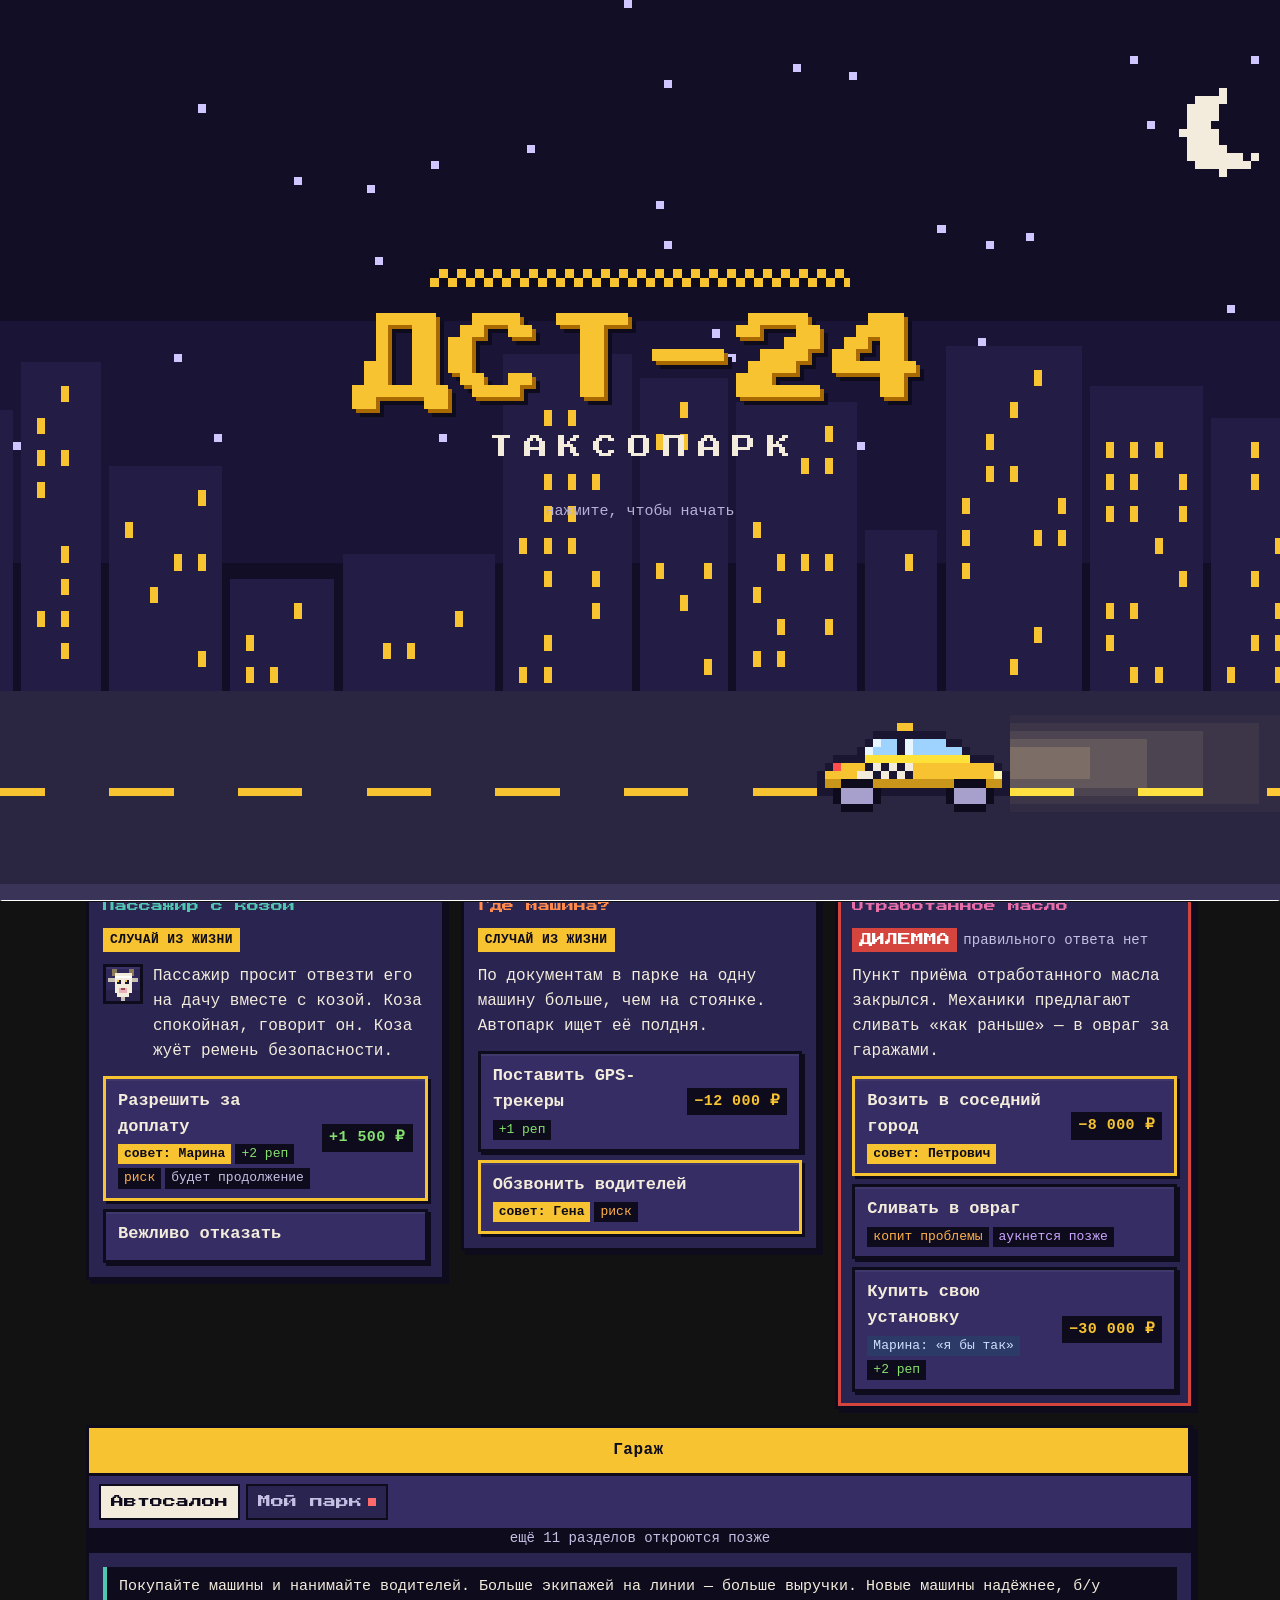
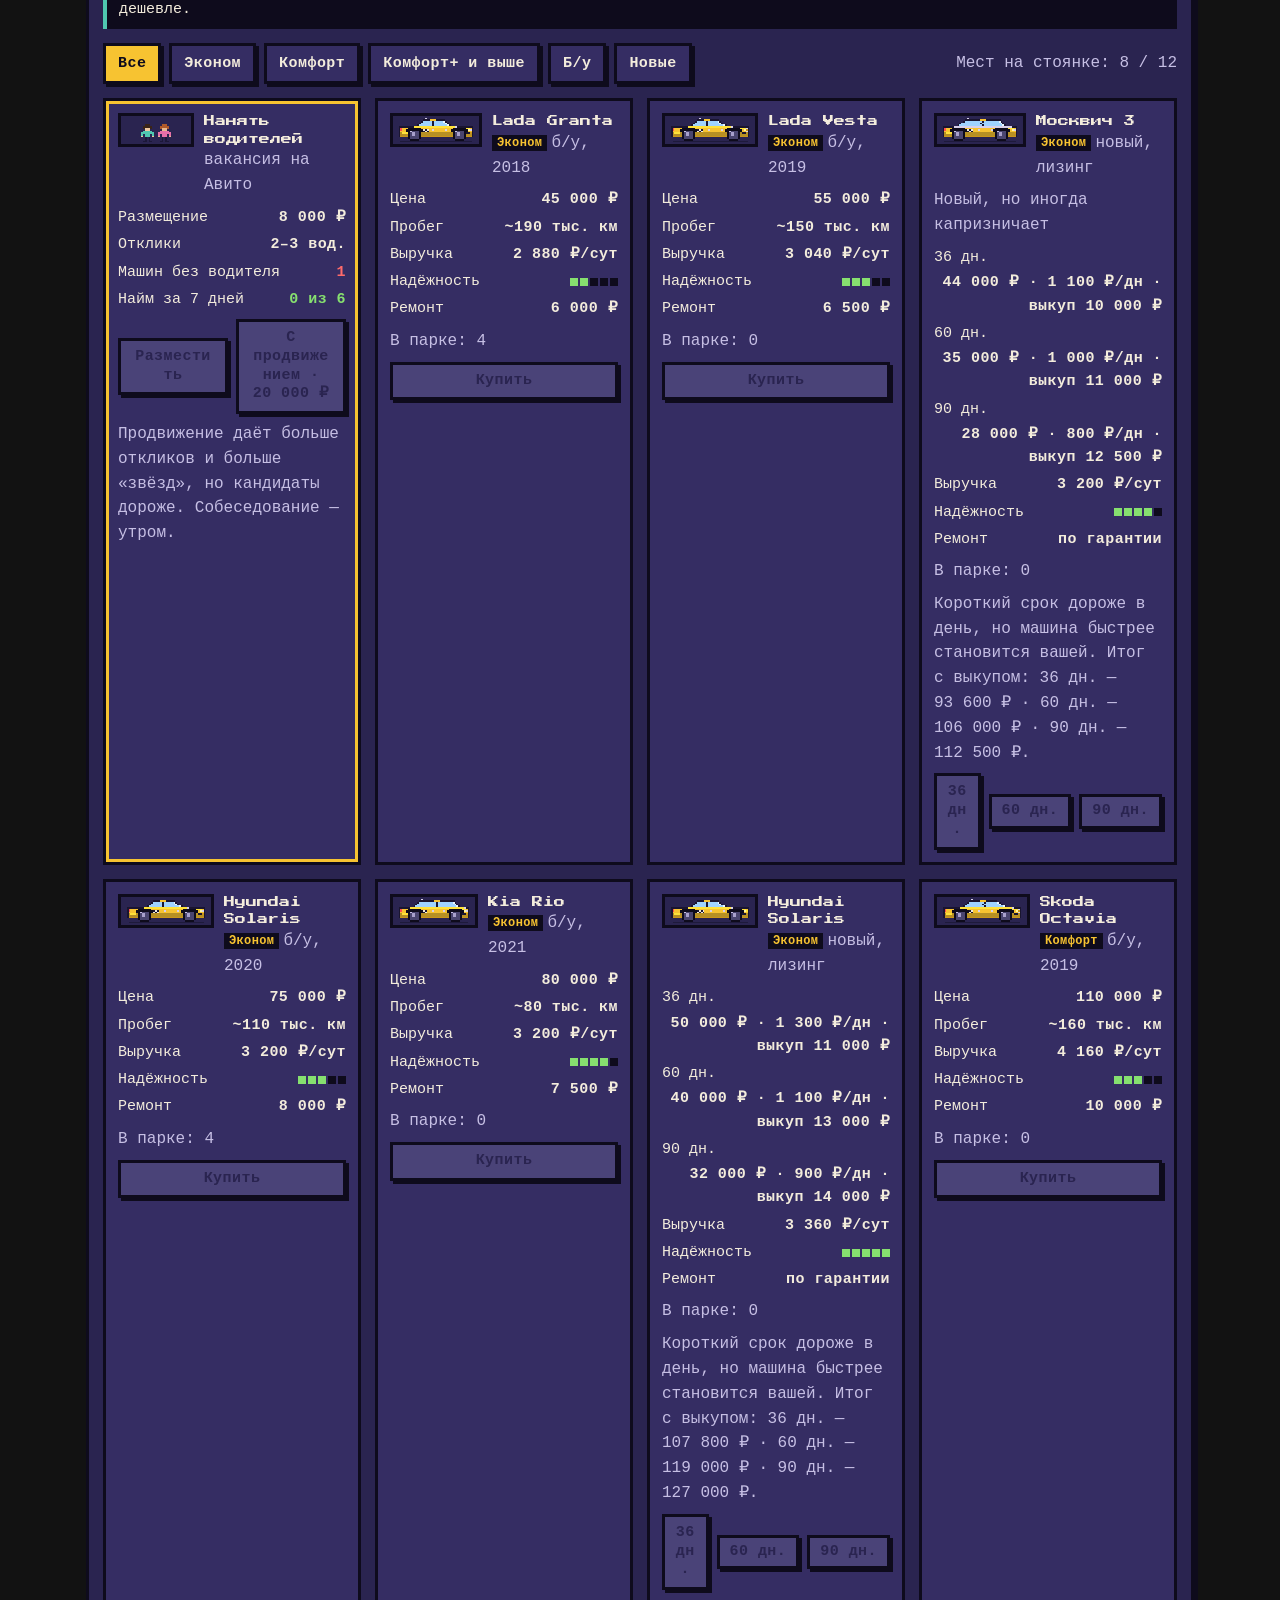
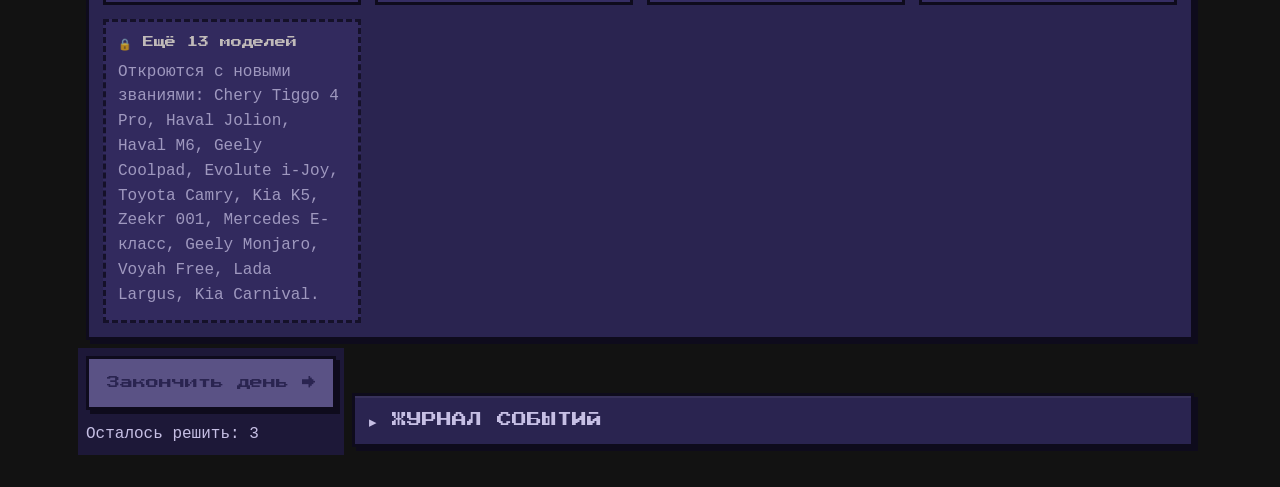
<file: index.html>
<!doctype html>
<html lang="ru">
<head>
<meta charset="utf-8">
<meta name="viewport" content="width=device-width,initial-scale=1,viewport-fit=cover">
<link rel="manifest" href="manifest.webmanifest">
<meta name="theme-color" content="#1d1838">
<link rel="icon" href="icon-192.png">
<link rel="apple-touch-icon" href="icon-192.png">
<meta name="apple-mobile-web-app-capable" content="yes">
<meta name="apple-mobile-web-app-title" content="ДСТ-24">
<style>:root{padding-top:env(safe-area-inset-top,0px);padding-bottom:env(safe-area-inset-bottom,0px)}body{margin:0}img{max-width:100%}[hidden]{display:none!important}</style>
</head>
<body>
<title>Таксопарк «ДСТ-24»</title>
<meta name="claude:viewport-fit-sides" content="cover">
<link rel="preconnect" href="https://fonts.googleapis.com">
<link rel="stylesheet" href="https://fonts.googleapis.com/css2?family=Press+Start+2P&family=PT+Mono&display=swap">
<link rel="stylesheet" href="css/game.css">

<div class="wrap">
  <header>
    <div class="logo"><canvas class="logo-c" id="logoC" width="8" height="8" aria-hidden="true"></canvas><canvas class="face" id="ownerC" width="16" height="16" aria-label="Владелец"></canvas><h1 id="parkName">Таксопарк «ДСТ-24»</h1></div>
    <div class="head-right">
      <span class="rankb px" id="rank"></span>
      <span class="date px" id="date"></span>
      <button class="toggle" id="pauseBtn" aria-label="Пауза" title="Пауза">❚❚</button>
      <button class="toggle" id="menuBtn" aria-haspopup="dialog">☰ Меню</button>
      <div hidden><button id="installBtn" hidden></button><button id="photoBtn"></button><button id="helpBtn"></button><button id="musicBtn"></button><button id="sfxBtn"></button><button id="saveBtn"></button><button id="restart"></button></div>
    </div>
  </header>
  <div class="goal" id="goalHead"></div>

  <section class="hud" id="hud" aria-label="Показатели парка"></section>
  <div class="ticker" id="ticker"></div>
  <section class="tasks" id="tasks"></section>

  <div class="scene-box px"><canvas id="scene" width="320" height="150" aria-label="Двор таксопарка"></canvas></div>

  <section class="advisor px" id="advisor"></section>
  <section class="desks" id="desks"></section>

  <section class="mgmt px">
    <div class="mtabs" id="mtabs" role="tablist"></div>
    <div class="mbody" id="mbody"></div>
  </section>

  <div class="bottom">
    <div class="actions">
      <button class="btn" id="endDay" disabled>Закончить день →</button>
      <span class="hint" id="hint"></span>
      <button class="btn ghost" id="autoBtn" hidden>Авто-решение</button>
    </div>
    <details class="log px"><summary>ЖУРНАЛ СОБЫТИЙ</summary><ol id="log"></ol></details>
  </div>
</div>

<div class="modal" id="modal" hidden><div class="card px" id="modalCard"></div></div>
<div class="toast px" id="toast" hidden></div>
<div class="modal pause" id="pause" hidden role="dialog" aria-modal="true" aria-labelledby="pauseH"><div class="card px"><span class="step">ПАУЗА</span><h2 id="pauseH">Игра на паузе</h2><p>Таймеры, анимация и музыка остановлены. Продолжайте, когда будете готовы.</p><div class="btns"><button class="btn" id="pauseGo">Продолжить ▶</button></div></div></div>
<div class="coach px" id="coach" hidden role="dialog" aria-live="polite"></div>
<div class="studio" id="studio" role="img" aria-label="SitromGames представляет" tabindex="0"><div class="st-in"><canvas id="studioC" width="24" height="24"></canvas><div class="st-name" id="studioName"></div><div class="st-sub">представляет</div></div></div>
<div class="splash" id="splash" role="button" tabindex="0" aria-label="Таксопарк «ДСТ-24». Нажмите, чтобы начать">
  <canvas id="splC" width="200" height="112" aria-hidden="true"></canvas>
  <div class="spl-t"><div class="spl-chk"></div><div class="spl-logo">ДСТ-24</div><div class="spl-sub">ТАКСОПАРК</div><div class="spl-tap">нажмите, чтобы начать</div></div>
</div>

<script src="js/data.js"></script>
<script src="js/state.js"></script>
<script src="js/day.js"></script>
<script src="js/minigames.js"></script>
<script src="js/ui.js"></script>
<script src="js/cars.js"></script>
<script src="js/art.js"></script>
<script src="js/sim.js"></script>
<script src="js/online.js"></script>
<script src="js/main.js"></script>

</body>
</html>
</file>
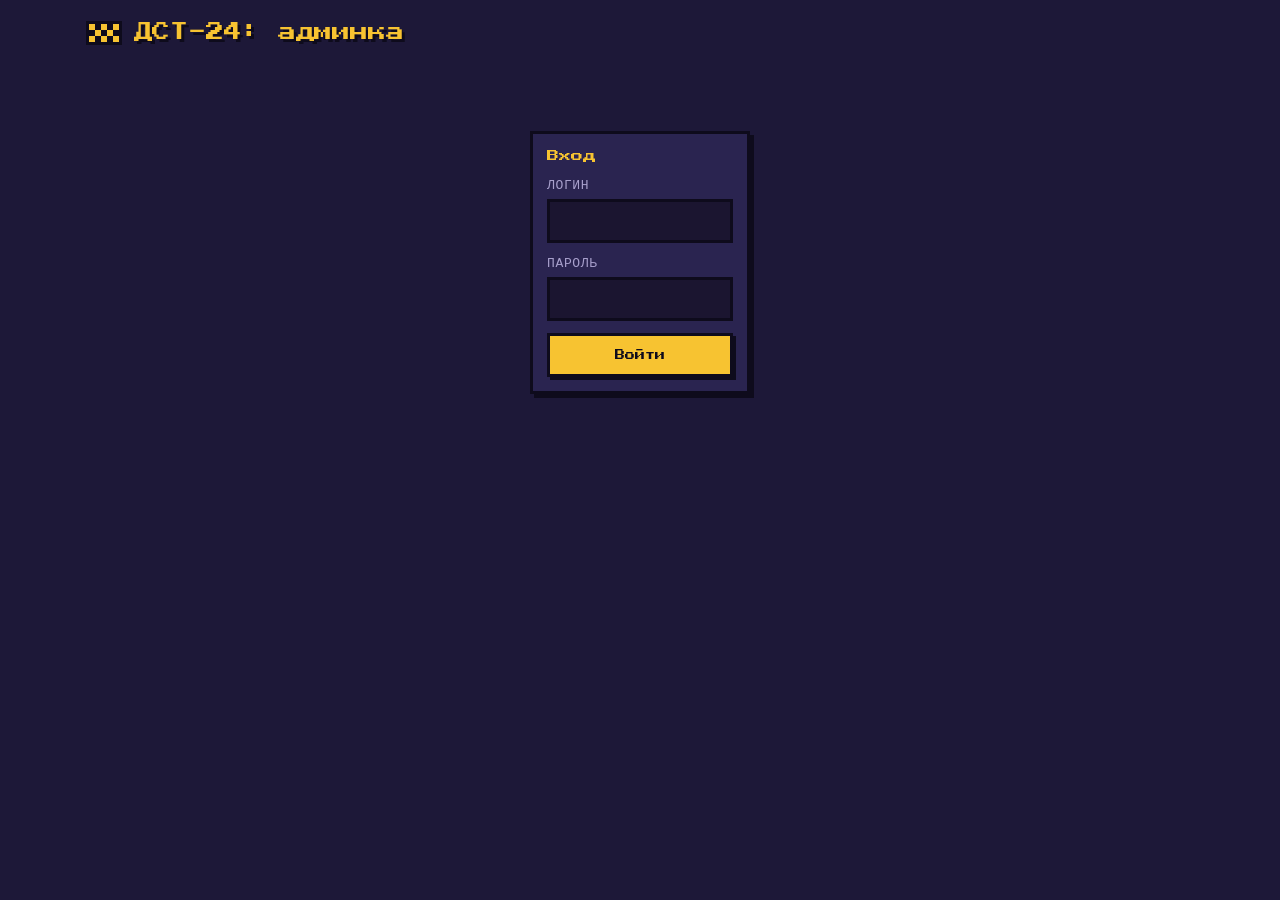
<file: admin.html>
<!doctype html>
<html lang="ru">
<head>
<meta charset="utf-8">
<meta name="viewport" content="width=device-width,initial-scale=1,viewport-fit=cover">
<meta name="robots" content="noindex">
<meta name="theme-color" content="#1d1838">
<link rel="icon" href="icon-192.png">
<title>Диспетчерская ДСТ-24: админка</title>
<link rel="preconnect" href="https://fonts.googleapis.com">
<link rel="stylesheet" href="https://fonts.googleapis.com/css2?family=Press+Start+2P&family=PT+Mono&display=swap">
<style>
:root{
  --night:#1d1838; --panel:#2a2450; --panel-2:#352d63; --edge:#0e0b1c;
  --ink:#f3ecdc; --muted:#a8a0cc; --taxi:#f7c331;
  --good:#86e06f; --bad:#ff6b6b; --deep:#1b1530; --hover:#41387a;
  --f-display:"Press Start 2P","PT Mono",monospace; --f-body:"PT Mono","Courier New",monospace;
  color-scheme:dark;
}
*{box-sizing:border-box}
[hidden]{display:none!important}
body{margin:0;background:var(--night);color:var(--ink);font-family:var(--f-body);font-size:16px;line-height:1.4}
.wrap{max-width:1140px;margin:0 auto;padding:20px max(16px,env(safe-area-inset-right)) 40px max(16px,env(safe-area-inset-left));display:grid;gap:14px}
h1,h2,h3{font-family:var(--f-display);font-weight:400;margin:0;text-wrap:balance}
h1{font-size:clamp(13px,2.6vw,18px);color:var(--taxi);text-shadow:3px 3px 0 var(--edge)}
h2{font-size:12px;color:var(--taxi)} h3{font-size:10px;color:var(--muted)}
p{margin:0} .note{color:var(--muted);font-size:14px}
button{font:inherit;color:inherit;cursor:pointer}
button:focus-visible,input:focus-visible,select:focus-visible,textarea:focus-visible{outline:3px solid var(--taxi);outline-offset:2px}
.px{border:3px solid var(--edge);box-shadow:4px 4px 0 var(--edge)}
header{display:flex;flex-wrap:wrap;align-items:center;justify-content:space-between;gap:12px}
.logo{display:flex;align-items:center;gap:12px}
.checker{width:36px;height:24px;flex:none;background:conic-gradient(var(--edge) 25%,var(--taxi) 0 50%,var(--edge) 0 75%,var(--taxi) 0) 0 0/12px 12px;border:3px solid var(--edge)}
.who{display:flex;gap:8px;align-items:center;font-size:14px;color:var(--muted)}
.btn{font-family:var(--f-display);font-size:10px;line-height:1.3;min-height:44px;padding:10px 14px;background:var(--taxi);color:var(--edge);border:3px solid var(--edge);box-shadow:3px 3px 0 var(--edge)}
.btn:active{transform:translate(2px,2px);box-shadow:1px 1px 0 var(--edge)}
.btn.alt{background:var(--panel-2);color:var(--ink)} .btn.bad{background:var(--bad);color:var(--edge)}
.btn.sm{min-height:40px;font-size:9px;padding:8px 10px}
.btn[disabled]{opacity:.5;cursor:default}
.tabs{display:flex;flex-wrap:wrap;gap:8px}
.tab{font-family:var(--f-display);font-size:9px;min-height:44px;padding:8px 12px;background:var(--panel-2);border:3px solid var(--edge);box-shadow:3px 3px 0 var(--edge)}
.tab.on{background:var(--taxi);color:var(--edge)}
.card{background:var(--panel);padding:14px;display:grid;gap:12px;min-width:0}
.stats{display:grid;grid-template-columns:repeat(auto-fit,minmax(150px,1fr));gap:10px}
.stat{background:var(--panel);padding:12px;display:grid;gap:6px}
.stat .lbl{font-size:13px;color:var(--muted);text-transform:uppercase;letter-spacing:.06em}
.stat .val{font-family:var(--f-display);font-size:13px;color:var(--taxi);overflow-wrap:anywhere}
input,select,textarea{font:inherit;color:var(--ink);background:var(--deep);border:3px solid var(--edge);padding:8px 10px;min-height:44px;width:100%;min-width:0}
textarea{min-height:70px;resize:vertical}
label{display:grid;gap:4px;font-size:13px;color:var(--muted);text-transform:uppercase;letter-spacing:.05em;min-width:0}
.form{display:grid;grid-template-columns:repeat(auto-fit,minmax(200px,1fr));gap:10px}
.row{display:flex;flex-wrap:wrap;gap:8px;align-items:center}
.list{display:grid;gap:10px}
.item{background:var(--deep);border:3px solid var(--edge);padding:10px 12px;display:grid;gap:8px;min-width:0}
.item .top{display:flex;flex-wrap:wrap;gap:6px 12px;justify-content:space-between;align-items:baseline}
.item b{overflow-wrap:anywhere}
.kv{display:flex;flex-wrap:wrap;gap:4px 16px;font-size:14px;color:var(--muted)} .kv span{white-space:nowrap}
.kv em{font-style:normal;color:var(--ink)}
.tag{font-family:var(--f-display);font-size:8px;padding:4px 6px;background:var(--panel-2);border:2px solid var(--edge);display:inline-block}
.tag.bad{background:var(--bad);color:var(--edge)} .tag.good{background:var(--good);color:var(--edge)}
.msg{padding:10px 12px;border:3px solid var(--edge);background:var(--panel-2)} .msg.err{background:var(--bad);color:var(--edge)} .msg.ok{background:var(--good);color:var(--edge)}
.login{max-width:420px;margin:8vh auto 0}
.bal{display:grid;grid-template-columns:repeat(auto-fill,minmax(210px,1fr));gap:10px}
.bal .it{background:var(--deep);border:3px solid var(--edge);padding:8px 10px;display:grid;gap:6px;min-width:0}
.bal .it.ch{border-color:var(--taxi)}
.bal .sub{display:grid;grid-template-columns:1fr 1fr;gap:6px}
.bal code,.ro{font-size:13px;color:var(--muted);overflow-wrap:anywhere}
.bal .k{font-family:var(--f-display);font-size:9px;color:var(--ink)}
.warn{background:var(--panel-2);border-left:6px solid var(--taxi);padding:10px 12px;font-size:14px}
@media (max-width:520px){.btn{font-size:9px}.row .btn{flex:1 1 auto}.item .row .btn{flex:1 1 40%}}
</style>
</head>
<body>
<div class="wrap" id="app"></div>
<script>
const $=id=>document.getElementById(id);
const esc=s=>String(s==null?'':s).replace(/[&<>"']/g,c=>({'&':'&amp;','<':'&lt;','>':'&gt;','"':'&quot;',"'":'&#39;'}[c]));
const rub=n=>Math.round(+n||0).toLocaleString('ru-RU')+' ₽';
const dt=s=>{if(!s)return'—';const d=new Date(s);return isNaN(d)?'—':d.toLocaleString('ru-RU',{day:'2-digit',month:'2-digit',year:'2-digit',hour:'2-digit',minute:'2-digit'})};
const MODES={campaign:'Кампания',endless:'Бесконечный',story:'Сюжет',daily:'Испытание дня',contest:'Соревнование',sandbox:'Песочница'};

/* ---- сеть (копия сетевого слоя игры; хранилище своё) ---- */
const NET={url:'',key:'',mail:'mort1sss.github.io'};
const AKEY='dst24-admin-v1';
let st={};try{st=JSON.parse(localStorage.getItem(AKEY))||{}}catch(e){}
const stSave=()=>{try{localStorage.setItem(AKEY,JSON.stringify(st))}catch(e){}};
async function netReq(path,o={},retry=true){
  if(!NET.url)return{ok:false,st:0};
  const ac=new AbortController(),tm=setTimeout(()=>ac.abort(),8000);
  try{
    const h={apikey:NET.key,Authorization:'Bearer '+((o.auth!==false&&st.tok)||NET.key),'Content-Type':'application/json'};if(o.prefer)h.Prefer=o.prefer;
    const r=await fetch(NET.url.replace(/\/$/,'')+path,{method:o.method||'GET',headers:h,body:o.body!=null?JSON.stringify(o.body):undefined,signal:ac.signal});
    let d=null;try{d=await r.json()}catch(e){}
    if(r.status===401&&retry&&o.auth!==false&&st.ref&&await refresh())return netReq(path,o,false);
    return{ok:r.ok,st:r.status,data:d}}
  catch(e){return{ok:false,st:0}}finally{clearTimeout(tm)}}
let refP=null;
const refresh=()=>refP||(refP=(async()=>{const r=await netReq('/auth/v1/token?grant_type=refresh_token',{method:'POST',body:{refresh_token:st.ref},auth:false},false);
  if(r.ok&&r.data&&r.data.access_token){tokens(r.data);return true}
  if(r.st>=400&&r.st<500){st.tok=st.ref=null;stSave()}return false})().finally(()=>{refP=null}));
const tokens=d=>{st.tok=d.access_token;st.ref=d.refresh_token;if(d.user)st.uid=d.user.id;stSave()};
// админская обёртка: данные или исключение с понятным текстом
async function q(path,o){const r=await netReq(path,o);
  if(r.ok)return r.data==null?{}:r.data;
  if(!r.st)throw new Error('Нет связи');
  const d=r.data||{};throw new Error('Сервер отклонил: '+(d.message||d.msg||d.error_description||d.hint||r.st))}
const rpc=(n,a)=>q('/rest/v1/rpc/'+n,{method:'POST',body:a||{}});
const errTx=e=>e&&e.message?e.message:'Нет связи';

/* ---- разбор констант игры (тот же сайт, свои файлы): NET — js/online.js, BAL/ACH/LIVERY — js/data.js ---- */
let SRC='';
async function loadSrc(){if(SRC)return SRC;const t=await Promise.all(['js/data.js','js/online.js'].map(async f=>{const r=await fetch(f,{cache:'no-store'});if(!r.ok)throw new Error(f+' не загрузился');return r.text()}));return SRC=t.join('\n')}
function parseNet(src){
  const m=/const\s+NET\s*=\s*\{([^}]*)\}/.exec(src);if(!m)return null;
  const f=k=>{const r=new RegExp(k+"\\s*:\\s*(['\"])(.*?)\\1").exec(m[1]);return r?r[2]:''};
  return{url:f('url'),key:f('key'),mail:f('mail')||'mort1sss.github.io'}}
function parseBal(src){
  const a=src.indexOf('BAL_NEW='),b=src.indexOf('BAL={',a);if(a<0||b<0)throw new Error('BAL не найден');
  const nv=+/BAL_NEW\s*=\s*(\d+)/.exec(src.slice(a,a+30))[1],e=src.indexOf('}};',b);
  // new Function: это собственный файл игры с того же сайта, не пользовательский ввод; комментарии внутри объекта допустимы
  const obj=new Function('return '+src.slice(b+4,e+2))();
  return{nv,obj}}
function parseList(src,start,end,re){const a=src.indexOf(start);if(a<0)return[];const b=src.indexOf(end,a);const t=src.slice(a,b<0?undefined:b),o=[];let m;while((m=re.exec(t)))o.push([m[1],m[2]]);return o}
const parseAch=src=>parseList(src,'const ACH=[','\n];',/^\s*\['([a-z0-9_]+)','([^']+)'/gm);
function parseLivery(src){const m=/const\s+LIVERY\s*=\s*\{([^}]*)\}/.exec(src);if(!m)return[];const o=[],re=/([a-z0-9_]+)\s*:\s*'([^']*)'/g;let x;while((x=re.exec(m[1])))o.push([x[1],x[2]]);return o}
// действующее значение, как bal(): от версии вниз
const balVal=(obj,nv,k)=>{for(let v=nv;v>0;v--)if(obj[v]&&k in obj[v])return obj[v][k]};

/* ---- состояние страницы ---- */
let tab='sum',D={},msg=null,busy=false,giftTo='';
const TABS=[['sum','Сводка'],['pl','Игроки'],['bal','Баланс'],['ev','События'],['gf','Подарки'],['sc','Рекорды'],['tn','Город']];
const root=$('app');
const head=(who)=>`<header><div class="logo"><span class="checker"></span><h1>ДСТ-24: админка</h1></div>${who?`<div class="who"><span>${esc(st.login||'админ')}</span><button class="btn alt sm" id="out">Выйти</button></div>`:''}</header>`;
const flash=(t,ok)=>{msg={t,ok};const e=$('msg');if(e){e.hidden=false;e.className='msg '+(ok?'ok':'err');e.textContent=t}};

/* ---- старт ---- */
async function boot(){
  root.innerHTML=head(0)+'<p class="note">Загрузка…</p>';
  try{const src=await loadSrc(),n=parseNet(src);if(n)Object.assign(NET,n)}catch(e){}
  if(!NET.url){root.innerHTML=head(0)+'<div class="card px"><h2>Онлайн не настроен</h2><p>Адрес проекта не вписан в <code>js/online.js</code>. См. <code>supabase/README.md</code>.</p></div>';return}
  if(st.tok&&await checkAdmin())return;
  loginView()}
function loginView(m){
  root.innerHTML=head(0)+`<form class="card px login" id="lf"><h2>Вход</h2><label>Логин<input id="lg" autocomplete="username" autocapitalize="none" value="${esc(st.login||'')}"></label><label>Пароль<input id="pw" type="password" autocomplete="current-password"></label>
  <div class="msg err" id="msg" ${m?'':'hidden'}>${esc(m||'')}</div><button class="btn" id="go">Войти</button></form>`;
  $('lf').onsubmit=async ev=>{ev.preventDefault();const lg=$('lg').value.trim().toLowerCase(),pw=$('pw').value;
    if(!/^[a-z0-9_]{3,20}$/.test(lg)||!pw)return flash('Неверный логин или пароль');
    $('go').disabled=true;
    const r=await netReq('/auth/v1/token?grant_type=password',{method:'POST',body:{email:lg+'@'+NET.mail,password:pw},auth:false});
    if(!r.st){$('go').disabled=false;return flash('Нет связи')}
    if(!r.ok||!r.data||!r.data.access_token){$('go').disabled=false;return flash('Неверный логин или пароль')}
    tokens(r.data);st.login=lg;stSave();
    if(!await checkAdmin()){} }}
async function checkAdmin(){
  try{const a=await rpc('is_admin');
    if(a===true){view();return true}
    root.innerHTML=head(0)+'<div class="card px"><h2>Нет прав</h2><p>Этот аккаунт не админ.</p><button class="btn" id="out">Выйти</button></div>';
    $('out').onclick=logout;return true}
  catch(e){const bad=/Сервер/.test(errTx(e));if(bad){st.tok=st.ref=null;stSave()}loginView(errTx(e));return true}}
function logout(){if(st.tok)netReq('/auth/v1/logout',{method:'POST'},false);st={};stSave();D={};loginView()}

/* ---- каркас ---- */
function view(){
  root.innerHTML=head(1)+`<div class="tabs" role="tablist">${TABS.map(([k,l])=>`<button class="tab${tab===k?' on':''}" role="tab" data-t="${k}">${l}</button>`).join('')}</div><div class="msg ${msg&&msg.ok?'ok':'err'}" id="msg" ${msg?'':'hidden'}>${esc(msg?msg.t:'')}</div><main id="body" class="list"><p class="note">Загрузка…</p></main>`;
  msg=null;$('out').onclick=logout;
  root.querySelectorAll('[data-t]').forEach(b=>b.onclick=()=>{tab=b.dataset.t;view()});
  load().then(()=>{const b=$('body');if(b)b.innerHTML=draw();bind()}).catch(e=>{const b=$('body');if(b)b.innerHTML=`<div class="msg err">${esc(errTx(e))}</div>`})}
const reload=async(ok)=>{if(ok)msg={t:ok,ok:1};view()};
const act=async(fn,ok)=>{if(busy)return;busy=true;try{await fn();busy=false;await reload(ok)}catch(e){busy=false;flash(errTx(e))}};

/* ---- загрузка данных по вкладкам ---- */
const sel={
  sc:'/rest/v1/scores?select=id,user_id,mode,diff,day_key,score,stars,days,hidden,created_at&order=created_at.desc&limit=100'};
async function load(){
  if(tab==='sum'){const[p,s]=await Promise.all([rpc('admin_players'),q('/rest/v1/scores?select=user_id,mode,score,created_at&order=score.desc&limit=1&created_at=gte.'+encodeURIComponent(new Date(new Date().setHours(0,0,0,0)).toISOString()))]);D.pl=p;D.top=s}
  else if(tab==='pl'){D.pl=await rpc('admin_players')}
  else if(tab==='bal'){const src=await loadSrc();D.b=parseBal(src);D.cfg=await q('/rest/v1/config?select=rev,base,patch,note,active,created_at&order=rev.desc&limit=200');D.chg={}}
  else if(tab==='ev'){D.ev=await q('/rest/v1/events?select=*&order=id.desc&limit=100')}
  else if(tab==='gf'){const src=await loadSrc();D.ach=parseAch(src);D.liv=parseLivery(src);[D.pl,D.gr,D.cl]=await Promise.all([rpc('admin_players'),q('/rest/v1/grants?select=*&order=id.desc&limit=100'),q('/rest/v1/grant_claims?select=grant_id&limit=5000')])}
  else if(tab==='sc'){[D.sc,D.pl]=await Promise.all([q(sel.sc),rpc('admin_players')])}
  else if(tab==='tn'){D.tn=await rpc('admin_town')}}
const nickOf=id=>{const p=(D.pl||[]).find(x=>x.id===id);return p?p.nick:'?'};

/* ---- отрисовка ---- */
function draw(){return{sum:dSum,pl:dPl,bal:dBal,ev:dEv,gf:dGf,sc:dSc,tn:dTn}[tab]()}
function dSum(){
  const p=D.pl||[],t0=new Date().setHours(0,0,0,0),w=Date.now()-7*864e5,ls=x=>x.last_seen?new Date(x.last_seen).getTime():0,top=D.top&&D.top[0];
  const c=(l,v)=>`<div class="stat px"><span class="lbl">${l}</span><span class="val">${v}</span></div>`;
  return`<div class="stats">${c('Игроков всего',p.length)}${c('Заходили сегодня',p.filter(x=>ls(x)>=t0).length)}${c('За 7 дней',p.filter(x=>ls(x)>=w).length)}${c('Забанено',p.filter(x=>x.banned).length)}</div>
  <div class="card px"><h2>Лучший результат дня</h2>${top?`<p><b>${esc(nickOf(top.user_id))}</b>: ${rub(top.score)} <span class="note">(${esc(MODES[top.mode]||top.mode)})</span></p>`:'<p class="note">Сегодня рекордов ещё нет.</p>'}</div>`}
function dPl(){
    if(!D.pl.length)return'<p class="note">Игроков нет.</p>';
  return D.pl.map(p=>{const s=p.updated_at||p.mode?p:null;return`<div class="item px"><div class="top"><b>${esc(p.nick)} ${p.banned?'<span class="tag bad">БАН</span>':''}</b><span class="note">вход: ${dt(p.last_seen)}</span></div>
  ${s?`<div class="kv"><span>режим: <em>${esc(MODES[s.mode]||s.mode)}</em></span><span>день: <em>${esc(s.day)}</em></span><span>касса: <em>${rub(s.money)}</em></span><span>машины: <em>${esc(s.cars)}</em></span><span>звёзды: <em>${esc(s.stars)}</em></span><span>баланс: <em>${esc(s.bal)}</em></span>${+p.fr_count?`<span>франшиз: <em>${esc(p.fr_count)}</em></span><span>холдинг: <em>${rub(+p.hold_val||0)}</em></span>`:''}<span>обновлено: <em>${dt(s.updated_at)}</em></span></div>`:'<p class="note">Облачного сохранения нет.</p>'}
  <div class="row"><button class="btn sm ${p.banned?'alt':'bad'}" data-ban="${esc(p.id)}" data-v="${p.banned?0:1}">${p.banned?'Разбан':'Бан'}</button><button class="btn sm alt" data-gift="${esc(p.id)}">Подарок</button>${s?`<button class="btn sm alt" data-delsave="${esc(p.id)}">Удалить сохранение</button>`:''}</div></div>`}).join('')}
// число/объект чисел -> поля ввода; остальное только просмотр
const isNum=v=>typeof v==='number'&&isFinite(v);
function balField(k,v,path){
  if(isNum(v))return`<input type="number" step="any" data-bk="${esc(path)}" data-o="${v}" value="${v}" aria-label="${esc(path)}">`;
  if(Array.isArray(v)&&v.every(isNum))return`<div class="sub">${v.map((x,i)=>`<label>${i+1}<input type="number" step="any" data-bk="${esc(path+'.'+i)}" data-o="${x}" value="${x}"></label>`).join('')}</div>`;
  if(v&&typeof v==='object'&&!Array.isArray(v)&&Object.values(v).every(isNum))return`<div class="sub">${Object.entries(v).map(([a,x])=>`<label>${esc(a)}<input type="number" step="any" data-bk="${esc(path+'.'+a)}" data-o="${x}" value="${x}"></label>`).join('')}</div>`;
  return`<code class="ro">${esc(JSON.stringify(v))}</code>`}
// текущее значение = BAL плюс все включённые правки этой базы по порядку rev (клиент сливает так же)
const balCur=(obj,nv,k,cfg)=>{let v=balVal(obj,nv,k);(cfg||[]).filter(c=>c.active&&+c.base===nv&&c.patch&&typeof c.patch==='object'&&k in c.patch).sort((x,y)=>x.rev-y.rev).forEach(c=>{const p=c.patch[k];
  if(isNum(v)&&isNum(p))v=p;else if(Array.isArray(v)&&Array.isArray(p))v=v.map((x,i)=>i in p&&isNum(p[i])?p[i]:x);else if(v&&typeof v==='object'&&!Array.isArray(v)&&p&&typeof p==='object')v=Object.fromEntries(Object.entries(v).map(([a,x])=>[a,isNum(x)&&isNum(p[a])?p[a]:x]))});return v};
function dBal(){
  const{nv,obj}=D.b,keys=[...new Set(Object.values(obj).flatMap(o=>Object.keys(o)))];
  const act_=D.cfg.find(c=>c.active);
  return`<div class="warn">Правка действует только на новые партии (версия баланса ${nv}). Начатые партии играют по своим числам. Работают числовые ключи и ступени-массивы вроде hirePerDay: правится любой элемент, остальные остаются из BAL.</div>
  <div class="card px"><h2>Ключи BAL (версия ${nv})</h2><div class="bal">${keys.map(k=>{const v=balCur(obj,nv,k,D.cfg);return`<div class="it" data-w="${esc(k)}"><span class="k">${esc(k)}</span>${balField(k,v,k)}</div>`}).join('')}</div>
  <label>Заметка к правке<input id="bnote" maxlength="120" placeholder="например: легче цель на Хардкоре"></label><button class="btn" id="bsave">Сохранить правку</button></div>
  <div class="card px"><h2>Последние правки</h2>${D.cfg.length?`<div class="list">${D.cfg.map(c=>`<div class="item"><div class="top"><b>rev ${esc(c.rev)} ${c.active?'<span class="tag good">ВКЛ</span>':'<span class="tag">ВЫКЛ</span>'}</b><span class="note">${dt(c.created_at)} · база ${esc(c.base)}</span></div>
  ${c.note?`<p>${esc(c.note)}</p>`:''}<code class="ro">${esc(JSON.stringify(c.patch))}</code><div class="row"><button class="btn sm ${c.active?'alt':''}" data-cfg="${esc(c.rev)}" data-v="${c.active?0:1}">${c.active?'Отключить':'Включить'}</button></div></div>`).join('')}</div>`:'<p class="note">Правок ещё не было.</p>'}</div>`}
function dEv(){
  const k=['news','rev','cash','event','contest'],kn={news:'Новость',rev:'Выручка ×k',cash:'Выплата',event:'Событие отдела',contest:'Соревнование'};
  return`<form class="card px" id="evf"><h2>Новое событие</h2><div class="form">
  <label>Тип<select id="ek">${k.map(x=>`<option value="${x}">${kn[x]}</option>`).join('')}</select></label>
  <label>Заголовок<input id="et" maxlength="80" required></label>
  <label>С<input id="es" type="date"></label><label>По<input id="ee" type="date"></label></div>
  <label>Текст<textarea id="ex" maxlength="400"></textarea></label>
  <div class="form" id="ep"></div><button class="btn">Создать</button></form>
  <div class="card px"><h2>События (${D.ev.length})</h2>${D.ev.length?`<div class="list">${D.ev.map(e=>`<div class="item"><div class="top"><b>${esc(e.title)} ${e.active?'<span class="tag good">ВКЛ</span>':'<span class="tag">ВЫКЛ</span>'}</b><span class="tag">${esc(kn[e.kind]||e.kind)}</span></div>
  ${e.text?`<p>${esc(e.text)}</p>`:''}<div class="kv"><span>с: <em>${esc(e.starts||'—')}</em></span><span>по: <em>${esc(e.ends||'—')}</em></span><span>${esc(JSON.stringify(e.params||{}))}</span></div>
  <div class="row"><button class="btn sm alt" data-eact="${esc(e.id)}" data-v="${e.active?0:1}">${e.active?'Выключить':'Включить'}</button><button class="btn sm bad" data-edel="${esc(e.id)}">Удалить</button></div></div>`).join('')}</div>`:'<p class="note">Событий нет.</p>'}</div>`}
function epFields(k){
  return{news:'<p class="note">Параметров нет.</p>',
   rev:'<label>k выручки (0.5–1.5)<input id="p_k" type="number" step="0.01" min="0.5" max="1.5" value="1.1"></label>',
   cash:'<label>Сумма, ₽<input id="p_a" type="number" step="1" value="10000"></label>',
   event:'<label>Отдел (0–2)<input id="p_d" type="number" min="0" max="2" step="1" value="0"></label><label>id события<input id="p_i" maxlength="40"></label>',
   contest:'<label>Seed<div class="row"><input id="p_s" type="number" step="1" style="flex:1 1 120px"><button type="button" class="btn alt sm" id="p_r">Случайный</button></div></label><label>Сложность<select id="p_f"><option>easy</option><option selected>normal</option><option>hard</option></select></label>'}[k]}
function dGf(){
  const act_=['ach','money','livery','note'],kn={ach:'Достижение',money:'Деньги',livery:'Раскраска',note:'Записка'};
  const cl={};D.cl.forEach(c=>cl[c.grant_id]=(cl[c.grant_id]||0)+1);
  const byId={};D.pl.forEach(p=>byId[p.id]=p);
  // «всем» доходит только до тех, кто зарегистрировался раньше подарка — так фильтрует my_grants(); считаем отсечку честно
  const need=g=>g.user_id?1:D.pl.filter(p=>new Date(p.created_at)<=new Date(g.created_at)).length;
  return`<form class="card px" id="gff"><h2>Новый подарок</h2><div class="form">
  <label>Кому<select id="gu"><option value="">Всем</option>${D.pl.map(p=>`<option value="${esc(p.id)}" ${p.id===giftTo?'selected':''}>${esc(p.nick)}</option>`).join('')}</select></label>
  <label>Тип<select id="gk">${act_.map(x=>`<option value="${x}">${kn[x]}</option>`).join('')}</select></label></div>
  <div class="form" id="gp"></div><label>Комментарий<input id="gn" maxlength="120"></label><button class="btn">Выдать</button></form>
  <div class="card px"><h2>Выданные (${D.gr.length})</h2>${D.gr.length?`<div class="list">${D.gr.map(g=>{const got=cl[g.id]||0,nd=need(g),st=nd?(got>=nd?'доставлено':got?'забрали '+got+' из '+nd:'не забрано'):'нет получателей';return`<div class="item"><div class="top"><b>${esc(g.user_id?nickOf(g.user_id):'Всем')}</b><span class="tag">${esc(kn[g.kind]||g.kind)}</span><span class="tag ${got>=nd&&nd?'good':'bad'}">${st}</span></div>
  <div class="kv"><span>${esc(JSON.stringify(g.params||{}))}</span><span>забрали: <em>${got} из ${nd}</em></span><span>${dt(g.created_at)}</span></div>${got<nd&&g.user_id&&byId[g.user_id]?`<p class="note">Ждём ${esc(byId[g.user_id].nick)}: в сети ${byId[g.user_id].last_seen?dt(byId[g.user_id].last_seen):'никогда'}. Награда приходит при входе, наутро и раз в минуту во время игры.</p>`:''}${g.note?`<p>${esc(g.note)}</p>`:''}</div>`}).join('')}</div>`:'<p class="note">Подарков не было.</p>'}</div>`}
function gpFields(k){
  const opt=a=>a.map(([i,n])=>`<option value="${esc(i)}">${esc(n)} (${esc(i)})</option>`).join('');
  return{ach:D.ach.length?`<label>Достижение<select id="g_i">${opt(D.ach)}</select></label>`:'<label>id достижения<input id="g_i" maxlength="40"></label>',
   money:'<label>Сумма, ₽<input id="g_a" type="number" step="1" min="1" max="1000000000" value="10000"></label><p class="note">Разово до 1 000 000 000 ₽ — больше игра не примет. Свыше 10 000 000 ₽ форма спросит подтверждение. Игрок в живой партии получает в течение минуты; если живой партии нет, награда придёт с новой партией, кроме песочницы и испытания дня.</p>',
   livery:D.liv.length?`<label>Раскраска<select id="g_i">${opt(D.liv)}</select></label>`:'<label>id раскраски<input id="g_i" maxlength="40"></label>',
   note:'<p class="note">Текст записки — в поле «Комментарий», его увидит игрок.</p>'}[k]}
function dSc(){
  if(!D.sc.length)return'<p class="note">Рекордов нет.</p>';
  return D.sc.map(s=>`<div class="item px"><div class="top"><b>${esc(nickOf(s.user_id))} ${s.hidden?'<span class="tag">СКРЫТ</span>':''}</b><span class="note">${dt(s.created_at)}</span></div>
  <div class="kv"><span>режим: <em>${esc(MODES[s.mode]||s.mode)}</em></span><span>сложность: <em>${esc(s.diff||'—')}</em></span>${s.day_key?`<span>ключ: <em>${esc(s.day_key)}</em></span>`:''}<span>счёт: <em>${rub(s.score)}</em></span><span>звёзды: <em>${esc(s.stars)}</em></span><span>дней: <em>${esc(s.days)}</em></span></div>
  <div class="row"><button class="btn sm alt" data-hide="${esc(s.id)}" data-v="${s.hidden?0:1}">${s.hidden?'Показать':'Скрыть'}</button><button class="btn sm bad" data-sdel="${esc(s.id)}">Удалить</button></div></div>`).join('')}

// город: районы те же, что в js/online.js (TOWN)
const TOWN_N={center:'Центр',station:'Вокзал',airport:'Аэропорт',sleep:'Спальный',univer:'Студгородок',industry:'Промзона'};
function dTn(){
  const t=Array.isArray(D.tn)?D.tn:[];
  const dist=Object.keys(TOWN_N).map(d=>{const r=t.map(x=>[x.nick,+(x.alloc&&x.alloc[d])||0]).filter(x=>x[1]>0).sort((a,b)=>b[1]-a[1]);
    return`<div class="stat px"><span class="lbl">${esc(TOWN_N[d])}</span><span class="val">${r.reduce((a,x)=>a+x[1],0)}</span><span class="note">лидер: ${r.length>1&&r[0][1]>r[1][1]?esc(r[0][0]):'—'}</span></div>`}).join('');
  return`<div class="stats">${dist}</div>`+(t.length?t.map(x=>`<div class="item px"><div class="top"><b>${esc(x.nick)}</b><span class="note">обновлено: ${dt(x.updated_at)}</span></div>
  <div class="kv">${Object.keys(TOWN_N).map(d=>`<span>${esc(TOWN_N[d])}: <em>${esc(+(x.alloc&&x.alloc[d])||0)}</em></span>`).join('')}${x.color?`<span>цвет: <em>${esc(x.color)}</em></span>`:''}</div>
  <div class="row"><button class="btn sm bad" data-tkick="${esc(x.user_id)}">Выгнать из города</button></div></div>`).join(''):'<p class="note">В городе пока никого.</p>')}

/* ---- обработчики ---- */
const P=(path,body)=>q(path,{method:'PATCH',body,prefer:'return=minimal'});
const num=(id,lo,hi)=>{const v=+$(id).value;if($(id).value===''||!isFinite(v)||(lo!=null&&v<lo)||(hi!=null&&v>hi))throw new Error('Проверьте число в поле: допустимо '+(lo!=null?lo:'')+'…'+(hi!=null?hi:''));return v};
function bind(){
  const on=(sel_,fn)=>document.querySelectorAll(sel_).forEach(b=>b.onclick=()=>fn(b.dataset,b));
  on('[data-ban]',d=>act(()=>P('/rest/v1/profiles?id=eq.'+encodeURIComponent(d.ban),{banned:d.v==='1'}),d.v==='1'?'Игрок забанен':'Игрок разбанен'));
  on('[data-delsave]',d=>{if(confirm('Удалить облачное сохранение игрока '+nickOf(d.delsave)+'? Это нельзя отменить.'))act(()=>q('/rest/v1/saves?user_id=eq.'+encodeURIComponent(d.delsave),{method:'DELETE',prefer:'return=minimal'}),'Сохранение удалено')});
  on('[data-tkick]',d=>{if(confirm('Выгнать игрока из города?'))act(()=>q('/rest/v1/town?user_id=eq.'+encodeURIComponent(d.tkick),{method:'DELETE',prefer:'return=minimal'}),'Игрок выгнан из города')});
  on('[data-gift]',d=>{giftTo=d.gift;tab='gf';view()});
  on('[data-cfg]',d=>act(()=>P('/rest/v1/config?rev=eq.'+encodeURIComponent(d.cfg),{active:d.v==='1'}),d.v==='1'?'Правка включена':'Правка отключена'));
  on('[data-eact]',d=>act(()=>P('/rest/v1/events?id=eq.'+encodeURIComponent(d.eact),{active:d.v==='1'}),'Готово'));
  on('[data-edel]',d=>{if(confirm('Удалить событие?'))act(()=>q('/rest/v1/events?id=eq.'+encodeURIComponent(d.edel),{method:'DELETE',prefer:'return=minimal'}),'Событие удалено')});
  on('[data-hide]',d=>act(()=>P('/rest/v1/scores?id=eq.'+encodeURIComponent(d.hide),{hidden:d.v==='1'}),'Готово'));
  on('[data-sdel]',d=>{if(confirm('Удалить запись рекорда?'))act(()=>q('/rest/v1/scores?id=eq.'+encodeURIComponent(d.sdel),{method:'DELETE',prefer:'return=minimal'}),'Запись удалена')});
  document.querySelectorAll('[data-bk]').forEach(i=>i.oninput=()=>i.closest('.it').classList.toggle('ch',+i.value!==+i.dataset.o||i.value===''));
  if($('bsave'))$('bsave').onclick=()=>{
    const patch={};let bad='';
    document.querySelectorAll('[data-bk]').forEach(i=>{const o=+i.dataset.o,v=i.value===''?NaN:+i.value;
      if(!isFinite(v)){bad='В поле «'+i.dataset.bk+'» нужно число';return}
      if(v===o)return;const p=i.dataset.bk.split('.');
      if(p.length===1)patch[p[0]]=v;else if(/^\d+$/.test(p[1])){(patch[p[0]]=patch[p[0]]||[])[p[1]]=v}else{(patch[p[0]]=patch[p[0]]||{})[p[1]]=v}});
    if(bad)return flash(bad);if(!Object.keys(patch).length)return flash('Нечего сохранять: ничего не изменено');
    act(()=>q('/rest/v1/config',{method:'POST',body:{base:D.b.nv,patch,note:$('bnote').value.trim()||null},prefer:'return=minimal'}),'Правка сохранена, действует на новые партии')};
  if($('evf')){
    const ep=()=>{$('ep').innerHTML=epFields($('ek').value);if($('p_r'))$('p_r').onclick=()=>{$('p_s').value=Math.floor(Math.random()*1e6)+1}};
    $('ek').onchange=ep;ep();
    $('evf').onsubmit=ev=>{ev.preventDefault();act(()=>{
      const k=$('ek').value,t=$('et').value.trim();if(!t)throw new Error('Нужен заголовок');
      let params={};
      if(k==='rev')params={k:num('p_k',.5,1.5)};
      else if(k==='cash')params={amount:Math.round(num('p_a'))};
      else if(k==='event'){const id=$('p_i').value.trim();if(!id)throw new Error('Нужен id события');params={d:Math.round(num('p_d',0,2)),id}}
      else if(k==='contest')params={seed:Math.round(num('p_s',1,1e6)),diff:$('p_f').value};
      const s=$('es').value||null,e=$('ee').value||null;if(s&&e&&e<s)throw new Error('Дата «по» раньше даты «с»');
      return q('/rest/v1/events',{method:'POST',body:{kind:k,title:t,text:$('ex').value.trim()||null,params,starts:s,ends:e,active:true},prefer:'return=minimal'})},'Событие создано')}}
  if($('gff')){
    const gp=()=>{$('gp').innerHTML=gpFields($('gk').value)};$('gk').onchange=gp;gp();
    $('gff').onsubmit=ev=>{ev.preventDefault();
      // потолок снят (GRANT_MAX=1e9), поэтому крупные суммы требуют явного подтверждения: опечатка в нуле стала дорогой
      if($('gk').value==='money'){let a;try{a=Math.round(num('g_a',1,1e9))}catch(e){flash(e.message);return}
        if(a>1e7&&!confirm('Выдать '+a.toLocaleString('ru-RU')+' ₽?'))return}
      act(()=>{
      const k=$('gk').value,u=$('gu').value||null,note=$('gn').value.trim()||null;let params={};
      if(k==='money')params={amount:Math.round(num('g_a',1,1e9))};
      else if(k==='ach'||k==='livery'){const id=$('g_i').value.trim();if(!id)throw new Error('Нужен id');params={id}}
      else if(!note)throw new Error('Для записки нужен комментарий');else params={text:note};
      return q('/rest/v1/grants',{method:'POST',body:{user_id:u,kind:k,params,note},prefer:'return=minimal'})},'Подарок выдан');giftTo=''}}}

boot();
</script>
</body>
</html>
</file>
<file: css/game.css>
/* Layout: manager game — header, HUD, city ticker, goals/quest, pixel scene, three department desks, tabbed management panel, end-of-day bar. Single dark "night shift" look. */
:root{
  --night:#1d1838; --panel:#2a2450; --panel-2:#352d63; --edge:#0e0b1c;
  --ink:#f3ecdc; --muted:#a8a0cc; --taxi:#f7c331;
  --d1:#4fc7b0; --d2:#ff8a4c; --d3:#e66fa8;
  --good:#86e06f; --bad:#ff6b6b;
  --deep:#1b1530; --hover:#41387a;
  --f-display:"Press Start 2P", "PT Mono", monospace;
  --f-body:"PT Mono", "Courier New", monospace;
  color-scheme:dark;
}
*{box-sizing:border-box}
body{background:var(--night);color:var(--ink);font-family:var(--f-body);font-size:17px;line-height:1.4}
.wrap{max-width:1140px;margin:0 auto;padding-block:20px 40px;padding-left:max(16px,env(safe-area-inset-left,0px));padding-right:max(16px,env(safe-area-inset-right,0px));display:grid;gap:16px}
h1,h2,h3{font-family:var(--f-display);font-weight:400;margin:0;text-wrap:balance}
p{margin:0}
.px{border:3px solid var(--edge);box-shadow:4px 4px 0 var(--edge)}
canvas{display:block;image-rendering:pixelated;image-rendering:crisp-edges}
button{font:inherit;color:inherit;cursor:pointer}
button:focus-visible,input:focus-visible{outline:3px solid var(--taxi);outline-offset:2px}

header{display:flex;flex-wrap:wrap;align-items:center;justify-content:space-between;gap:12px}
.logo{display:flex;align-items:center;gap:12px}
.checker{width:36px;height:24px;flex:none;background:conic-gradient(var(--edge) 25%,var(--taxi) 0 50%,var(--edge) 0 75%,var(--taxi) 0) 0 0/12px 12px;border:3px solid var(--edge)}
h1{font-size:clamp(14px,2.6vw,20px);color:var(--taxi);text-shadow:3px 3px 0 var(--edge)}
.head-right{display:flex;flex-wrap:wrap;gap:8px;align-items:center}
.date{font-family:var(--f-display);font-size:10px;background:var(--panel);padding:8px 10px}
.toggle{font-family:var(--f-display);font-size:9px;padding:8px 10px;background:var(--panel-2);border:3px solid var(--edge);box-shadow:3px 3px 0 var(--edge)}
.toggle.on{background:var(--taxi);color:var(--edge)}
.goal{font-size:15px;color:var(--muted)}
.goal b{color:var(--ink);font-weight:600}

.hud{display:grid;grid-template-columns:repeat(auto-fit,minmax(140px,1fr));gap:10px}
.stat{position:relative;background:var(--panel);padding:10px 12px;display:grid;gap:6px;min-width:0}
.stat .lbl{font-size:13px;color:var(--muted);text-transform:uppercase;letter-spacing:.08em}
.stat .val{font-family:var(--f-display);font-size:11px;font-variant-numeric:tabular-nums;white-space:nowrap;overflow:hidden;text-overflow:ellipsis}
.bar{height:10px;background:var(--edge);position:relative}
.bar i{position:absolute;inset:0 auto 0 0;background:var(--taxi);transition:width .4s steps(8)}
.bar.green i{background:var(--good)}
.stat.money .val{color:var(--taxi)}
.flash-up{animation:fu .6s steps(3)}.flash-down{animation:fd .6s steps(3)}
@keyframes fu{50%{color:var(--good)}} @keyframes fd{50%{color:var(--bad)}}

.ticker{display:flex;flex-wrap:wrap;gap:8px;align-items:center}
.ticker .lab{font-family:var(--f-display);font-size:9px;color:var(--muted)}
.news{font-size:15px;background:var(--panel);border:3px solid var(--edge);padding:4px 8px}
.news.up{border-color:var(--good)}.news.down{border-color:var(--bad)}
.news small{color:var(--muted)}
/* лента города: прогноз и новости карточками */
.ticker .lab{display:flex;align-items:center;gap:6px}
.wxs{display:flex;gap:6px;flex-wrap:wrap}
.wx,.nw{display:flex;align-items:center;gap:8px;background:var(--panel);border:3px solid var(--edge);box-shadow:3px 3px 0 var(--edge);padding:4px 10px 4px 6px;cursor:help;min-width:0}
.wx.now{background:var(--panel-2);border-color:#5a5285;padding:4px 12px 4px 6px}
.wx small,.nw-t small{display:block;font-size:12px;color:var(--muted);line-height:1.2;white-space:nowrap}
.wx b{display:block;font-size:15px;line-height:1.25}
.wx:not(.now){filter:saturate(.8)}
.fxs{display:flex;gap:4px;margin-top:3px;flex-wrap:wrap}
.fx{font-size:12px;line-height:1.4;padding:0 5px;background:var(--edge);white-space:nowrap}.fx.up{color:var(--good)}.fx.down{color:var(--bad)}
.ticker .tk{display:flex;flex-wrap:wrap;gap:8px;min-width:0}
.nw{border-left:6px solid var(--muted);scroll-snap-align:start;flex:none}
.nw.up{border-left-color:var(--good)}.nw.down{border-left-color:var(--bad)}
.nw.crisis{animation:pulseR 1.4s ease-in-out infinite;border-color:var(--bad)}
.nw-t b{display:block;font-weight:600;font-size:15px;line-height:1.25;white-space:nowrap}
.pips{display:flex;gap:2px;margin-left:2px}.pips i{width:5px;height:5px;background:#ffffff22}.pips i.on{background:var(--taxi)}
/* значок показателя слева от числа */
.stat .sv{display:flex;align-items:center;gap:10px;min-width:0}
.badge{flex:none;width:40px;height:40px;display:grid;place-items:center;background:var(--deep);box-shadow:inset 0 0 0 2px #ffffff12,3px 3px 0 var(--edge)}
.badge{position:relative}.badge .i16{display:block}
.badge .bn{position:absolute;right:-6px;top:-6px;min-width:16px;height:16px;padding:0 3px;background:var(--bad);color:var(--edge);font:9px/16px var(--f-display);font-style:normal;text-align:center;box-shadow:2px 2px 0 var(--edge)}
.badge.b-up .i16{animation:hop .5s steps(5)}.badge.b-down .i16{animation:sag .5s steps(5)}
.stat.money .badge.b-up .i16,.stat.money .badge.b-down .i16{animation:spin .6s steps(6)}
.stat.day .badge.b-up .i16{animation:flipX .5s steps(5)}
.stat.rep .badge.b-up{animation:glowB .7s steps(4)}
@keyframes hop{40%{transform:translateY(-6px)}}
@keyframes sag{0%{filter:brightness(.6)}30%{transform:translateX(-2px)}60%{transform:translateX(2px)}}
@keyframes spin{25%{transform:scaleX(.2)}50%{transform:scaleX(-1)}75%{transform:scaleX(.2)}}
@keyframes flipX{50%{transform:rotateX(90deg)}}
@keyframes glowB{50%{box-shadow:inset 0 0 0 2px var(--taxi),0 0 14px var(--taxi),3px 3px 0 var(--edge)}}
.toggle .i16{vertical-align:-3px}.toggle .i16+*,#menuBtn .i16{margin-right:6px}
.goalbox .lvl{display:inline-flex;align-items:center;gap:6px}
@media (prefers-reduced-motion:reduce){.badge .i16,.badge{animation:none!important}}

.tasks{display:grid;grid-template-columns:repeat(auto-fit,minmax(300px,1fr));gap:12px}
.goalbox{background:var(--panel);padding:12px 14px;display:grid;grid-template-columns:auto 1fr;gap:8px 14px;align-items:center;min-width:0}
.goalbox .lvl{font-family:var(--f-display);font-size:9px;color:var(--edge);background:var(--taxi);padding:6px 8px;white-space:nowrap}
.goalbox.quest .lvl{background:var(--d1)}
.goalbox .gt{font-weight:600;min-width:0}
.goalbox .gr{font-size:15px;color:var(--good);grid-column:1/-1}
.goalbox .bar{grid-column:1/-1}

.scene-box{background:var(--edge);overflow:hidden}
#scene,#sceneGL{margin:0 auto}

.desks{display:grid;grid-template-columns:repeat(auto-fit,minmax(290px,1fr));gap:16px;align-items:start}
.desk{background:var(--panel);min-width:0;position:relative}
.desk-head{display:flex;align-items:center;gap:10px;padding:8px 12px;background:var(--dc);color:var(--edge);border-bottom:3px solid var(--edge)}
.desk-head h2{font-size:10px}
.desk-head .boss{margin-left:auto;display:flex;align-items:center;gap:8px;text-align:right;font-size:14px;font-weight:600;line-height:1.15;min-width:0}
.face{width:40px;height:40px;background:var(--panel-2);border:3px solid var(--edge);flex:none}
.face.big{width:64px;height:64px}
.desk-body{padding:14px;display:grid;gap:12px;min-width:0}
.desk h3{font-size:10px;line-height:1.6;color:var(--dc);padding-right:70px}
.ev-text{display:flex;gap:10px;align-items:flex-start}
.badges{display:flex;flex-wrap:wrap;gap:6px}
.funny,.chainb{font-family:var(--f-display);font-size:8px;color:var(--edge);background:var(--taxi);padding:3px 5px}
.chainb{background:var(--d1)}
.choices{display:grid;gap:8px}
.choice{display:flex;justify-content:space-between;align-items:center;gap:10px;text-align:left;background:var(--panel-2);padding:9px 12px;border:3px solid var(--edge);box-shadow:3px 3px 0 var(--edge);font-weight:600;font-size:16px}
.choice:hover{background:var(--hover)}
.choice:active,.buy:active,.tab:active,.toggle:active{transform:translate(3px,3px);box-shadow:none}
.tag{font-family:var(--f-display);font-size:9px;white-space:nowrap;padding:4px 5px;background:var(--edge);color:var(--taxi)}
.tag.plus{color:var(--good)}
.result{background:var(--edge);padding:10px 12px;display:grid;gap:8px}
.chips{display:flex;flex-wrap:wrap;gap:6px}
.chip{font-family:var(--f-display);font-size:9px;padding:4px 6px;background:var(--panel-2)}
.chip.up{color:var(--good)}.chip.down{color:var(--bad)}
.stamp{position:absolute;top:62px;right:10px;font-family:var(--f-display);font-size:9px;color:var(--good);border:3px solid var(--good);padding:5px 6px;transform:rotate(-8deg);background:var(--panel)}

.mgmt{background:var(--panel);display:grid;min-width:0}
.mtabs{display:flex;flex-wrap:wrap;gap:0;border-bottom:3px solid var(--edge);background:var(--edge)}
.mtab{font-family:var(--f-display);font-size:9px;padding:12px 12px;background:var(--panel-2);border:0;border-right:3px solid var(--edge);color:var(--muted)}
.mtab.on{background:var(--taxi);color:var(--edge)}
.mbody{padding:14px;display:grid;gap:14px;min-width:0}
.sub{color:var(--muted);font-size:15px}

.tabs{display:flex;flex-wrap:wrap;gap:8px}
.tab{font-family:var(--f-display);font-size:9px;padding:8px 10px;background:var(--panel-2);border:3px solid var(--edge);box-shadow:3px 3px 0 var(--edge)}
.tab.on{background:var(--taxi);color:var(--edge)}
.grid{display:grid;grid-template-columns:repeat(auto-fit,minmax(210px,1fr));gap:14px}
.card2{background:var(--panel-2);padding:12px;display:grid;gap:8px;align-content:start;min-width:0;border:3px solid var(--edge)}
.car-top{display:flex;align-items:center;gap:10px}
.mini{width:76px;height:34px;background:var(--panel);border:3px solid var(--edge);flex:none}
.card2 h3{font-size:10px;line-height:1.5}
.kind{font-size:14px;color:var(--muted)}
.cls{font-family:var(--f-display);font-size:8px;background:var(--edge);color:var(--taxi);padding:2px 4px;margin-right:4px;vertical-align:1px}
.specs{display:grid;gap:4px;font-size:15px}
.spec{display:flex;justify-content:space-between;gap:8px}
.spec b{font-family:var(--f-display);font-size:9px;font-weight:400;align-self:center;white-space:nowrap}
.pips{display:flex;gap:2px}.pips i{width:8px;height:8px;background:var(--edge)}.pips i.on{background:var(--good)}
.btns{display:flex;flex-wrap:wrap;gap:8px;align-items:center}
.buy{flex:1;font-family:var(--f-display);font-size:9px;padding:9px 8px;background:var(--taxi);color:var(--edge);border:3px solid var(--edge);box-shadow:3px 3px 0 var(--edge);white-space:nowrap}
.buy.alt{background:var(--panel);color:var(--ink)}
.buy.sm{flex:0 0 auto;padding:7px 10px}
.cred{justify-content:flex-start;flex-wrap:nowrap;gap:12px}.cg{font:32px/1 var(--f-display);min-width:44px;height:44px;line-height:44px;text-align:center;background:var(--edge);color:var(--muted)}.cg.gA{color:var(--good)}.cg.gC{color:var(--taxi)}.cg.gD{color:var(--bad)}
.buy:disabled{background:#4a4378;color:var(--panel);cursor:not-allowed}
.done-tag{font-family:var(--f-display);font-size:9px;color:var(--good)}
.ownG{display:grid;grid-template-columns:repeat(auto-fill,minmax(128px,1fr));gap:10px}.own{background:var(--panel);border:3px solid var(--edge);padding:8px;overflow-wrap:anywhere;display:grid;gap:6px;justify-items:center;text-align:center;align-content:space-between}.own b{font-family:var(--f-display);font-size:9px;font-weight:400;line-height:1.5}.own small{color:var(--muted);line-height:1.35}.own.has{border-color:var(--good)}.own .buy{width:100%;min-height:44px}

.tablewrap{overflow-x:auto;max-height:440px;overflow-y:auto;border:3px solid var(--edge)}
table{border-collapse:collapse;width:100%;font-size:15px;font-variant-numeric:tabular-nums;min-width:560px}
th{font-family:var(--f-display);font-size:8px;color:var(--muted);text-align:left;padding:8px;background:var(--edge);position:sticky;top:0}
td{padding:6px 8px;border-bottom:2px solid var(--panel);background:var(--panel-2)}
td .bar{width:70px}
.st-ok{color:var(--good)}.st-bad{color:var(--bad)}

.dept3{display:grid;grid-template-columns:repeat(auto-fit,minmax(280px,1fr));gap:14px}
.dcard{background:var(--panel-2);border:3px solid var(--edge);display:grid;min-width:0}
.dcard .dh{background:var(--dc);color:var(--edge);padding:8px 10px;font-family:var(--f-display);font-size:9px;border-bottom:3px solid var(--edge)}
.dcard .db{padding:12px;display:grid;gap:10px}
.who{display:flex;gap:10px;align-items:center}
.who b{font-size:17px}
.perk{font-size:14px;color:var(--muted)}
.perk strong{color:var(--taxi);font-weight:600}
.namefield{display:flex;gap:6px}
input[type=text]{font:inherit;font-size:15px;background:var(--edge);color:var(--ink);border:3px solid var(--edge);padding:5px 8px;min-width:0;flex:1}
label.chk{display:flex;gap:6px;align-items:center;font-size:15px;cursor:pointer}
.row2{display:flex;justify-content:space-between;align-items:center;gap:8px;flex-wrap:wrap}
.count{font-family:var(--f-display);font-size:11px;min-width:3ch;text-align:center}
.netdot{display:inline-block;width:12px;height:12px;background:var(--muted);border:2px solid var(--edge);margin-right:6px;vertical-align:1px}.netdot.on{background:var(--good,#5c5)}
.netform{display:flex;flex-direction:column;gap:8px;margin:8px 0}.netform input{font:inherit;font-size:15px;background:var(--edge);color:var(--ink);border:3px solid var(--edge);padding:8px;min-width:0;width:100%}
input[type=range]{width:100%;accent-color:var(--taxi)}

.achs{display:grid;grid-template-columns:repeat(auto-fit,minmax(200px,1fr));gap:10px}
.ach{background:var(--panel-2);border:3px solid var(--edge);padding:10px;display:grid;gap:4px;opacity:.5}
.ach.got{opacity:1;border-color:var(--taxi)}
.ach b{font-family:var(--f-display);font-size:9px;line-height:1.5}
.ach span{font-size:14px;color:var(--muted)}.rew{font-style:normal;color:var(--taxi)}.livb{display:inline-flex;align-items:center;gap:6px;min-height:44px}.livb canvas.mini{width:57px;height:26px;image-rendering:pixelated}

.bottom{display:flex;flex-wrap:wrap;gap:16px;align-items:start}
.btn{font-family:var(--f-display);font-size:12px;padding:14px 18px;background:var(--taxi);color:var(--edge);border:3px solid var(--edge);box-shadow:4px 4px 0 var(--edge)}
.btn:active{transform:translate(4px,4px);box-shadow:none}
.btn:disabled{background:#5a5285;color:var(--panel);cursor:not-allowed}
.btn.ghost{background:var(--panel-2);color:var(--ink)}
.hint{color:var(--muted);font-size:15px}
.log{flex:1 1 300px;min-width:0;background:var(--panel);padding:12px 14px;max-height:200px;overflow:auto}
.log h3{font-size:10px;color:var(--muted);margin-bottom:8px}
.log ol{margin:0;padding:0;list-style:none;display:grid;gap:4px;font-size:15px}
.log li span{color:var(--muted);font-family:var(--f-display);font-size:9px;margin-right:6px}
.actions{display:flex;flex-direction:column;gap:12px}

[hidden]{display:none!important}
.modal{position:fixed;inset:0;background:rgba(14,11,28,.84);display:grid;place-items:center;z-index:20;
  padding:max(16px,env(safe-area-inset-top,0px)) max(16px,env(safe-area-inset-right,0px)) max(16px,env(safe-area-inset-bottom,0px)) max(16px,env(safe-area-inset-left,0px))}
.modal.pause{z-index:40}
.card{background:var(--panel);width:min(560px,100%);padding:20px;display:grid;gap:14px;max-height:100%;overflow:auto}
/* липкий низ длинных утр (собеседование): отказ от найма должен быть виден без прокрутки до конца списка.
   карточка модалки и есть скроллер, поэтому bottom:0 — от нижнего края padding box */
.mfoot{position:sticky;bottom:0;z-index:2;background:var(--panel);margin:0 -20px -20px;padding:12px 20px 20px;border-top:3px solid var(--edge);display:flex;gap:8px;justify-content:flex-end}
.card h2{font-size:13px;color:var(--taxi);line-height:1.5}
.rows{display:grid;gap:6px;font-variant-numeric:tabular-nums}
.row{display:flex;justify-content:space-between;gap:12px;border-bottom:2px dashed var(--panel-2);padding-bottom:5px}
.row b{font-family:var(--f-display);font-size:10px;white-space:nowrap;align-self:center}
.row.total b{color:var(--taxi)}
.pos{color:var(--good)}.neg{color:var(--bad)}
.note{color:var(--muted);font-size:15px}
.modes,.cands{display:grid;gap:10px}
.mode{display:grid;gap:4px;text-align:left;background:var(--panel-2);padding:12px 14px;border:3px solid var(--edge);box-shadow:3px 3px 0 var(--edge)}
.mode:hover{background:var(--hover)}
.mode b{font-family:var(--f-display);font-size:10px;font-weight:400;color:var(--taxi);line-height:1.5}
.mode span{color:var(--muted);font-size:15px}
.cand{display:flex;gap:12px;align-items:center;text-align:left;background:var(--panel-2);padding:10px 12px;border:3px solid var(--edge);box-shadow:3px 3px 0 var(--edge)}
.cand:hover{background:var(--hover)}
.cand div{display:grid;gap:2px;min-width:0}
.cand b{font-size:17px}
.cand small{color:var(--muted);font-size:14px}
.step{font-family:var(--f-display);font-size:9px;color:var(--muted)}
.mg-q{font-size:20px;font-weight:600;color:var(--taxi)}
.mode.mg-ok,.mg-doc.mg-ok{border-color:var(--good);background:#2f5a3a}
.mode.mg-bad,.mg-doc.mg-bad{border-color:var(--bad);background:#5a2f3a}
.mg-today{font-family:var(--f-display);font-size:13px;line-height:1.5;background:var(--taxi);color:var(--edge);border:3px solid var(--edge);padding:10px 12px;text-align:center;margin:8px 0}.mg-doc .ago:empty{display:none}.mg-doc .ago{display:block;font-size:13px;color:var(--bad);margin-top:2px}.mg-docs{display:grid;grid-template-columns:repeat(auto-fit,minmax(150px,1fr));gap:8px}
.mg-doc{display:grid;gap:2px;text-align:left;background:var(--panel-2);border:3px solid var(--edge);box-shadow:3px 3px 0 var(--edge);padding:8px 10px}
.mg-doc b{font-family:var(--f-ui);font-size:17px;letter-spacing:.05em}
.mg-doc span{font-size:15px;color:var(--muted)}
.mg-doc.on{border-color:var(--taxi);background:#4a4378}
.mg-timer{font-family:var(--f-ui);font-weight:700;font-size:18px;color:var(--taxi)}
.mg-bar{position:relative;height:34px;background:var(--edge);border:3px solid var(--edge);overflow:hidden}
.mg-zone{position:absolute;top:0;bottom:0;background:var(--good)}
.mg-mark{position:absolute;top:-2px;bottom:-2px;width:6px;margin-left:-3px;background:var(--taxi);box-shadow:0 0 0 2px var(--edge)}
.rentrow{display:grid;gap:4px;background:var(--panel);border:3px solid var(--edge);padding:8px 10px}
.rankb{font-family:var(--f-ui);font-weight:700;font-size:15px;background:var(--taxi);color:var(--edge);padding:6px 10px}
.votes{display:flex;gap:6px;align-items:center;margin-top:4px}
.votes .face{width:30px;height:30px}
.dash{background:var(--edge);padding:10px 12px;display:grid;gap:6px;font-family:"PT Mono",monospace;font-size:15px;color:var(--good)}
.lg-canvas{width:min(100%,280px);height:auto;aspect-ratio:8/9;margin:0 auto;border:3px solid var(--edge);touch-action:manipulation}
.mg-gauge{display:block;width:min(100%,384px);height:auto;margin:0 auto;border:3px solid var(--edge)}
.mg-bar.park{background:repeating-linear-gradient(90deg,#2a2740 0 18px,#322e4c 18px 20px)}
.mode:disabled{cursor:not-allowed}
.logo-c{width:32px;height:32px;flex:none}
.logo-c.sm{width:16px;height:16px;display:inline-block;vertical-align:-3px;margin-right:4px}
#ownerC{width:40px;height:40px}
.mapc{width:100%;max-width:480px;height:auto;aspect-ratio:16/9;image-rendering:pixelated;border:3px solid var(--edge);margin:0 auto;cursor:pointer}
.sw{display:inline-block;width:12px;height:12px;border:2px solid var(--edge);margin-right:5px;vertical-align:-2px}
.chart{width:100%;height:auto;display:block}
.paper{background:#efe6cf;color:#2a2018;padding:16px 18px;border:3px solid var(--edge);display:grid;gap:8px;font-family:"PT Mono",monospace}
.paper h3{font-family:var(--f-display);font-size:11px;color:#2a2018;margin-top:4px;line-height:1.5}
.paper p{color:#3a3028;font-size:15px}
.paper-head{font-family:var(--f-display);font-size:15px;text-align:center;border-bottom:3px double #2a2018;padding-bottom:6px;letter-spacing:.05em}
.paper-sub{font-size:13px;text-align:center;color:#5a4a38}
.mode.lot{cursor:default}
/* мягче: внутренняя подсветка панелей и фон */
.px{box-shadow:4px 4px 0 var(--edge),inset 0 2px 0 rgba(255,255,255,.06)}
body{background:linear-gradient(180deg,#1f1a3c 0%,#18142f 100%) fixed}
.desk-head{box-shadow:inset 0 -3px 0 rgba(0,0,0,.12)}
.choice{box-shadow:3px 3px 0 var(--edge),inset 0 2px 0 rgba(255,255,255,.05)}
.advisor{background:var(--panel);display:flex;gap:12px;align-items:center;padding:10px 14px;border-left:6px solid var(--taxi)}
.advisor .adv-t{display:grid;gap:2px;flex:1;min-width:0}
.advisor b{font-family:var(--f-display);font-weight:400;font-size:10px;color:var(--taxi)}
.advisor span{font-size:16px}
.choice .cl{display:grid;gap:4px;min-width:0}
.effs{display:flex;flex-wrap:wrap;gap:4px}
.eff{font-style:normal;font-size:13px;font-weight:400;padding:0 6px;background:var(--edge);color:var(--muted)}
.eff.up{color:var(--good)}.eff.down{color:var(--bad)}.eff.risk{color:#ffb04a}.eff.game{color:var(--d1)}
.newdot{display:inline-block;width:8px;height:8px;background:var(--bad);margin-left:6px;vertical-align:2px}
.mtab-more{align-self:center;padding:0 12px;color:var(--muted);font-size:14px}
.hintbox{background:var(--edge);border-left:4px solid var(--d1);padding:8px 12px;font-size:15px;color:var(--ink);max-width:none}
/* ---- сводка обновлений ---- */
.upd{background:var(--edge);border-left:4px solid var(--d1);padding:8px 12px;display:grid;gap:6px}
.upd.old{background:var(--panel-2);border-left-color:var(--muted)}
.upd h3{font-size:15px;color:var(--taxi)}
.upd.old h3{color:var(--ink)}
.upd ul{margin:0;padding-left:18px;display:grid;gap:4px;font-size:15px;color:var(--ink)}
.upd li::marker{color:var(--muted)}
.bignet{font-family:var(--f-display);font-size:26px;text-align:center;padding:6px 0}
.more summary{cursor:pointer;color:var(--taxi);font-size:15px;padding:6px 0}
.more[open] summary{margin-bottom:8px}
@keyframes popIn{from{opacity:0;transform:translateY(10px) scale(.97)}to{opacity:1;transform:none}}
@keyframes fadeIn{from{opacity:0}to{opacity:1}}
@keyframes slideUp{from{opacity:0;transform:translate(-50%,20px)}to{opacity:1;transform:translate(-50%,0)}}
@keyframes deskIn{from{opacity:0;transform:translateY(14px)}to{opacity:1;transform:none}}
@keyframes chipIn{from{opacity:0;transform:scale(.6)}to{opacity:1;transform:none}}
@keyframes glow{0%,100%{box-shadow:4px 4px 0 var(--edge),0 0 0 0 rgba(247,195,49,.0)}50%{box-shadow:4px 4px 0 var(--edge),0 0 18px 2px rgba(247,195,49,.45)}}
@keyframes pulseR{0%,100%{opacity:1}50%{opacity:.55}}
.modal{backdrop-filter:blur(4px);-webkit-backdrop-filter:blur(4px);animation:fadeIn .18s ease-out}
.modal .card{animation:popIn .24s cubic-bezier(.2,.9,.3,1.2)}
.toast{animation:slideUp .28s cubic-bezier(.2,.9,.3,1.1)}
.desks.fresh .desk{animation:deskIn .45s cubic-bezier(.2,.9,.3,1) both}
.desks.fresh .desk:nth-child(2){animation-delay:.08s}.desks.fresh .desk:nth-child(3){animation-delay:.16s}
.result .chip{animation:chipIn .3s cubic-bezier(.2,.9,.3,1.4) both}
.result .chip:nth-child(2){animation-delay:.05s}.result .chip:nth-child(3){animation-delay:.1s}
.mbody.swap{animation:fadeIn .2s ease-out}
.mbody.swap .card2{animation:deskIn .35s cubic-bezier(.2,.9,.3,1) both}
.mbody.swap .card2:nth-child(2){animation-delay:.04s}.mbody.swap .card2:nth-child(3){animation-delay:.08s}.mbody.swap .card2:nth-child(4){animation-delay:.12s}
.mbody.swap .card2:nth-child(5){animation-delay:.16s}.mbody.swap .card2:nth-child(n+6){animation-delay:.2s}
/* отклик: всплывающая сумма, монетки, тряска, переход ночь → утро */
.pop{position:absolute;right:10px;top:4px;font-family:var(--f-display);font-size:10px;pointer-events:none;white-space:nowrap;animation:popUp 1.3s ease-out forwards;text-shadow:2px 2px 0 var(--edge)}
.pop.pos{color:var(--good)}.pop.neg{color:var(--bad)}
@keyframes popUp{0%{opacity:0;transform:translateY(6px)}15%{opacity:1;transform:none}100%{opacity:0;transform:translateY(-22px)}}
.coin{position:absolute;left:24px;bottom:10px;width:8px;height:8px;background:var(--taxi);box-shadow:inset -2px -2px 0 #c9951a,inset 2px 2px 0 #fff6a8;pointer-events:none;animation:coinFly .9s cubic-bezier(.3,.7,.4,1) both}
@keyframes coinFly{0%{opacity:0;transform:translate(var(--x0),var(--y0)) scale(.6)}25%{opacity:1}100%{opacity:0;transform:none}}
.wrap.jolt{animation:jolt .35s steps(6)}
@keyframes jolt{0%,100%{transform:none}20%{transform:translate(-4px,1px)}40%{transform:translate(4px,-1px)}60%{transform:translate(-3px,0)}80%{transform:translate(2px,1px)}}
.dayfx{position:fixed;inset:0;z-index:35;pointer-events:none;display:grid;place-items:center;overflow:hidden;background:linear-gradient(#0b0916,var(--night) 55%,#61396d);animation:dayfx 1.4s ease-in-out forwards}
.dayfx .dfx-t{position:relative;font-family:var(--f-display);font-size:22px;color:var(--taxi);text-shadow:4px 4px 0 var(--edge)}
.dayfx .dfx-sun{position:absolute;left:50%;top:50%;width:28px;height:28px;margin:-14px;background:#ffe27a;box-shadow:0 0 0 4px #ffd447,0 0 40px 10px #ffb04a88;animation:sunUp 1.4s ease-out forwards}
@keyframes dayfx{0%{opacity:0}30%,65%{opacity:1}100%{opacity:0}}
@keyframes sunUp{0%{transform:translateY(160px);opacity:0}40%{opacity:1}100%{transform:translateY(-80px)}}
.btn:not(:disabled):hover,.toggle:hover,.tab:hover{filter:brightness(1.1)}
@media (prefers-reduced-motion:reduce){.wrap.jolt,.coin,.mbody.swap .card2{animation:none}}
.choice,.buy,.mode,.tab,.mtab,.toggle,.btn{transition:transform .12s ease,box-shadow .12s ease,background-color .15s ease,filter .15s}
.choice:hover,.mode:hover,.buy:not(:disabled):hover{transform:translate(-1px,-1px);filter:brightness(1.08)}
.choice:hover{box-shadow:5px 5px 0 var(--edge)}
.btn.ready{animation:glow 1.6s ease-in-out infinite}
.bar i{transition:width .6s cubic-bezier(.2,.9,.3,1)}
.news.crisis{animation:pulseR 1.4s ease-in-out infinite;border-color:var(--bad)}
.streak{display:flex;gap:6px;justify-content:center}
.streak i{font-style:normal;width:32px;height:32px;display:grid;place-items:center;background:var(--edge);color:var(--muted);font-family:var(--f-display);font-size:11px}
.streak i.on{background:var(--taxi);color:var(--edge)}
.dp-canvas{width:min(100%,520px);height:auto;aspect-ratio:5/3;margin:0 auto;border:3px solid var(--edge);touch-action:manipulation;cursor:pointer}
.who b{font-family:var(--f-display)}
@media (max-width:700px){.bottom{flex-direction:column-reverse}.actions{position:sticky;bottom:calc(8px + env(safe-area-inset-bottom,0px));z-index:6;flex-direction:row;flex-wrap:wrap;background:var(--night);padding:8px 0}.actions .hint{flex-basis:100%}}
.dilem{font-family:var(--f-display);font-size:13px;color:#fff;background:#d6453d;padding:2px 7px}
.dilem-t{font-size:14px;color:var(--muted);align-self:center}
.desk.dl{box-shadow:4px 4px 0 var(--edge),0 0 0 3px #d6453d inset}
.eff.echo{color:#c9a6ff}.eff.adv{color:var(--edge);background:var(--taxi);font-weight:600}
.choice.advised{border-color:var(--taxi)}
.relnote{display:block;font-style:normal;font-size:14px;margin-top:4px}.relnote.up{color:var(--good)}.relnote.down{color:var(--bad)}
.echo-it{background:var(--panel-2);border-left:4px solid var(--good);padding:8px 12px;margin:8px 0}.echo-it.bad{border-left-color:var(--bad)}
.echo-it small{color:var(--muted);font-size:14px}
.menu-grid{display:grid;grid-template-columns:repeat(auto-fit,minmax(200px,1fr));gap:10px;margin:12px 0}
.mtabs{flex-direction:column;align-items:stretch}
.mgroups{display:flex;flex-wrap:wrap;background:var(--edge)}
.mgroups .mtab{flex:1 1 auto;position:relative}
.subtabs{display:flex;flex-wrap:wrap;gap:6px;padding:8px 10px;background:var(--panel-2);border-top:3px solid var(--edge)}
.stab{font-family:var(--f-display);font-size:13px;padding:6px 10px;background:var(--panel);border:2px solid var(--edge);color:var(--muted);position:relative}
.stab.on{background:var(--ink);color:var(--edge)}
details.log summary{cursor:pointer;font-family:var(--f-display);font-size:15px;color:var(--muted);list-style:none}
details.log summary::before{content:'▸ '}details.log[open] summary::before{content:'▾ '}
details.log[open] summary{margin-bottom:8px}
.tease{background:var(--edge);border-left:4px solid var(--d3);padding:8px 12px;font-size:15px}
.tease b{color:var(--d3)}
.goalbox.kpi .lvl{background:var(--d3)}
.rel{color:var(--d3);letter-spacing:2px;font-size:15px}
.photo{width:100%;height:auto;border:3px solid var(--edge);image-rendering:pixelated}
a.btn{text-decoration:none;display:inline-block}
body.big{font-size:19px}body.big .choice{font-size:19px}body.big .kind,body.big .sub,body.big .note,body.big .news,body.big .eff{font-size:17px}body.big .stat .val{font-size:14px}
body.cb{--good:#4fa8ff;--bad:#ffb04a}
body.cb .eff.up::before,body.cb .chip.up::before{content:'▲ '}body.cb .eff.down::before,body.cb .chip.down::before{content:'▼ '}
.ticker{flex-wrap:wrap;min-width:0}
.ticker .tk{display:flex;flex-wrap:nowrap;flex:1 1 100%;gap:8px;overflow-x:auto;scroll-snap-type:x mandatory;padding-bottom:3px;scrollbar-width:none;min-width:0;-webkit-mask-image:linear-gradient(90deg,#000 92%,transparent)}
@media (min-width:701px){.ticker .tk{flex-wrap:wrap;overflow:visible;-webkit-mask-image:none}}
@media (max-width:700px){.hud .badge{width:36px;height:36px}.hud .stat .sv{gap:8px}}
.ticker .tk::-webkit-scrollbar{display:none}
.ticker .news{white-space:nowrap;flex:none}
.eff.adv2{background:#2b3a66;color:#cfe0ff}
.tag.short{background:#5a1f2a;color:#ffb3b3;display:grid;justify-items:end}.tag.short small{font-size:11px}
.later{margin-top:6px;color:var(--d3);font-size:14px}
.card2.locked{opacity:.75;border-style:dashed}
.card2.hire.need{box-shadow:0 0 0 3px var(--taxi) inset}
.stat .val small{font-size:.8em}
.actions{position:sticky;bottom:calc(8px + env(safe-area-inset-bottom,0px));z-index:6;background:var(--night);padding:8px;margin:-8px}
@media (min-width:701px){.bottom{align-items:end}}
@media (max-width:700px){
 header{gap:8px}.head-right{gap:6px;flex-wrap:nowrap;width:100%;justify-content:space-between}
 .head-right .rankb,.head-right .date{font-size:11px;padding:4px 6px}
 .logo h1{font-size:12px}
 .goal{font-size:13px}
 .hud{grid-template-columns:repeat(2,1fr);gap:6px}
 .dsea{display:none}
 .hud .stat{padding:6px 8px;gap:3px}.hud .stat .lbl{font-size:11px;letter-spacing:0}
 .hud .stat.money{grid-column:1/-1}
 .news{font-size:13px}
}
.splash{position:fixed;inset:0;z-index:100;background:var(--edge);display:grid;place-items:center;overflow:hidden;cursor:pointer;transition:opacity .5s steps(5)}
.splash.out{opacity:0;pointer-events:none}
.studio{position:fixed;inset:0;z-index:101;background:#0b0916;display:grid;place-items:center;cursor:pointer;transition:opacity .6s steps(6)}
.studio.out{opacity:0;pointer-events:none}
.studio .st-in{display:grid;justify-items:center;gap:22px;padding:16px}
.studio canvas{width:144px;height:144px;image-rendering:pixelated;animation:stPop .5s steps(5) both}
.studio .st-name{font-family:"Press Start 2P",monospace;font-size:clamp(20px,6vw,44px);letter-spacing:.04em;display:flex;position:relative;overflow:hidden;padding:4px 2px}
.studio .st-name span{opacity:0;animation:stIn .25s steps(3) forwards}
.studio .st-name .a{color:var(--taxi);text-shadow:3px 3px 0 #b5531a}
.studio .st-name .b{color:var(--ink);text-shadow:3px 3px 0 #3a3458}
.studio .st-name::after{content:"";position:absolute;top:0;bottom:0;width:18%;left:-30%;background:linear-gradient(90deg,transparent,rgba(255,255,255,.55),transparent);animation:stShine .7s 1.5s steps(8) forwards}
.studio .st-sub{font-family:"PT Mono",monospace;font-size:15px;color:#8f86b8;letter-spacing:.3em;text-transform:uppercase;opacity:0;animation:stIn .4s 1.6s steps(4) forwards}
@keyframes stPop{0%{transform:scale(0)}60%{transform:scale(1.15)}100%{transform:scale(1)}}
@keyframes stIn{to{opacity:1}}
@keyframes stShine{to{left:120%}}
#splC{position:absolute;inset:0;width:100%;height:100%;image-rendering:pixelated;object-fit:cover}
.spl-t{position:relative;text-align:center;padding:0 16px;margin-top:-12vh}
.spl-chk{width:clamp(180px,44vw,420px);height:18px;margin:0 auto 22px;background:repeating-conic-gradient(var(--taxi) 0 25%,var(--edge) 0 50%) 0 0/18px 18px;animation:splWipe .6s steps(10) both}
.spl-logo{font-family:var(--f-display);font-size:clamp(38px,10vw,96px);line-height:1.1;color:var(--taxi);text-shadow:4px 4px 0 #a86a00,8px 8px 0 var(--edge);animation:splDrop .7s steps(7) .35s both}
.spl-sub{margin-top:14px;font-family:var(--f-display);font-size:clamp(12px,2.8vw,24px);letter-spacing:.45em;padding-left:.45em;color:var(--ink);animation:splFade .5s steps(5) 1.05s both}
.spl-tap{margin-top:34px;font-size:15px;color:#b9b2d8;animation:splFade .3s 1.7s both,splBlink 1.2s steps(2) 2s infinite}
@keyframes splWipe{from{clip-path:inset(0 100% 0 0)}to{clip-path:inset(0)}}
@keyframes splDrop{from{transform:translateY(-70px);opacity:0}to{transform:none;opacity:1}}
@keyframes splFade{from{opacity:0}to{opacity:1}}
@keyframes splBlink{50%{opacity:0}}
.coach{position:absolute;z-index:16;background:var(--taxi);color:var(--deep);padding:12px 14px;font-size:15px;line-height:1.4;box-shadow:4px 4px 0 #000;animation:fadeIn .2s ease-out}
.coach::before{content:"";position:absolute;left:var(--ax,50%);top:-10px;margin-left:-10px;border:10px solid transparent;border-top:0;border-bottom-color:var(--taxi)}
.coach.float::before{display:none}
.coach.float{box-shadow:4px 4px 0 #000,0 0 0 4px var(--deep)}
.coach.above::before{top:auto;bottom:-10px;border:10px solid transparent;border-bottom:0;border-top-color:var(--taxi)}
.coach .cstep{font-family:var(--f-display);font-size:9px;letter-spacing:.05em;opacity:.75}
.coach p{margin:6px 0 10px}
.coach .cbtns{display:flex;gap:10px;align-items:center;flex-wrap:wrap}
.coach .buy{background:var(--deep);color:var(--taxi)}
.coach .cskip{background:none;border:0;color:var(--deep);text-decoration:underline;font:inherit;font-size:13px;cursor:pointer;padding:4px 0}
.coach-hl{position:relative;z-index:15;outline:4px solid var(--taxi);outline-offset:4px;animation:coachPulse 1.2s steps(2) infinite}
@keyframes coachPulse{50%{outline-color:#fff6c4}}
ol.steps{padding-left:22px;display:grid;gap:4px}
.codebox{width:100%;min-height:110px;resize:vertical;font-family:"PT Mono",monospace;font-size:13px;line-height:1.35;background:var(--edge);color:var(--ink);border:3px solid var(--edge);padding:8px;word-break:break-all}
.codebox:focus-visible{outline:3px solid var(--taxi);outline-offset:2px}
.toast{position:fixed;left:50%;bottom:calc(16px + env(safe-area-inset-bottom,0px));transform:translateX(-50%);background:var(--taxi);color:var(--edge);font-family:var(--f-display);font-size:10px;line-height:1.6;padding:10px 14px;z-index:30;max-width:calc(100% - 32px);text-align:center}

/* ---- читаемость: крупнее и контрастнее, стиль тот же ---- */
:root{--muted:#c6bfe4;--f-ui:"PT Mono","Courier New",monospace}
body{font-size:16px;line-height:1.55}
p{max-width:70ch}
h1{font-size:clamp(16px,2.8vw,22px)}
.desk-head h2{font-size:12px}
.desk h3{font-size:12px;line-height:1.7}
.card h2{font-size:15px;line-height:1.6}
.card2 h3{font-size:11px;line-height:1.6}
.stat .val{font-size:13px}
.stat .lbl{font-size:14px;font-weight:600}
.btn{font-size:13px}
.date,.toggle,.ticker .lab,.goalbox .lvl,.funny,.chainb,.tag,.chip,.stamp,.mtab,.tab,.cls,.spec b,.buy,.done-tag,th,.dcard .dh,.count,.ach b,.log li span,.step,.toast,.row b,.mode b,.log h3{
  font-family:var(--f-ui);font-weight:700;letter-spacing:.03em}
.date,.toggle{font-size:15px}
.ticker .lab,.log h3{font-size:15px}
.goalbox .lvl{font-size:14px}
.funny,.chainb{font-size:13px;padding:2px 7px}
.tag{font-size:15px;padding:2px 7px}
.chip{font-size:14px;padding:2px 8px}
.stamp{font-size:14px}
.mtab{font-size:16px;padding:10px 14px}
.tab{font-size:15px;padding:6px 12px}
.cls{font-size:12px;padding:1px 5px}
.spec b{font-size:15px}.own b{font-size:14px;font-family:var(--f-ui)}
.buy{font-size:15px;padding:7px 10px}
.buy.sm{padding:5px 10px}
.buy.to{white-space:nowrap;min-height:44px}
.buy.tap{min-height:44px}
.done-tag{font-size:15px}
th{font-size:13px}
.dcard .dh{font-size:15px}
.count{font-size:18px}
.ach b{font-size:15px;line-height:1.3}
.log li span{font-size:13px}
.step{font-size:14px}
.toast{font-size:16px;line-height:1.4}
.row b{font-size:16px}
.mode b{font-size:16px;line-height:1.3}
.choice{font-size:17px}
.kind,.perk,.ach span,.cand small,.news,.hint,.sub,.note,.goal{font-size:16px}
.log ol{font-size:16px}
.desk-head .boss{font-size:15px}
.stamp{top:66px}
/* ---- карточки: текст не вылезает за края ---- */
.grid{grid-template-columns:repeat(auto-fill,minmax(240px,1fr))}
.card2{overflow:hidden}
.card2 h3{overflow-wrap:anywhere}
.spec{flex-wrap:wrap;align-items:baseline;row-gap:2px;font-size:15px}
.spec>span:first-child{flex:1 1 auto;min-width:0}
.spec b{white-space:normal;text-align:right;margin-left:auto;font-size:15px}
.spec .pips{margin-left:auto;align-self:center}
.buy{white-space:normal;min-width:0;line-height:1.25;text-align:center;overflow-wrap:anywhere}
.btns{min-width:0}
.car-top{align-items:flex-start}
.car-top>div{min-width:0}
.kind{overflow-wrap:anywhere}
.tag,.chip{max-width:100%}
.choice span:first-child{min-width:0}
@media (prefers-reduced-motion:reduce){*{animation:none!important;transition:none!important}}

/* ---- холдинг ---- */
.hsum{display:grid;grid-template-columns:repeat(2,1fr);gap:8px}.hsum div{background:var(--panel-2);border:3px solid var(--edge);padding:8px;display:grid;gap:2px;min-width:0}
.hsum b{font-family:var(--f-display);font-size:12px;color:var(--taxi);overflow-wrap:anywhere}.hsum span{color:var(--muted);font-size:14px}
.htree{display:grid;grid-template-columns:repeat(3,1fr);gap:8px}.htcol{display:grid;gap:6px;align-content:start;min-width:0}
.htcol h3{font-size:10px;margin:0}.htcol small{color:var(--muted)}
.hstep{display:grid;gap:4px;background:var(--panel);border:3px solid var(--edge);padding:8px;font-size:14px;min-width:0;overflow-wrap:anywhere}
.hstep b{font-family:var(--f-display);font-size:9px;color:var(--muted)}.hstep em{font-style:normal;color:var(--muted);font-size:13px}
.hstep.own{background:var(--taxi);color:var(--edge)}.hstep.own b,.hstep.own em{color:var(--edge)}
.hstep.next{border-color:var(--taxi)}.hstep.wait{opacity:.8}.hstep.lock{opacity:.5}.hstep .buy{min-height:44px;white-space:normal}.hstep .buy:disabled{background:#5a5285;color:var(--panel)}
.hmap{display:grid;grid-template-columns:repeat(3,1fr);gap:8px}.hcityc{background:var(--panel-2);border:3px solid var(--edge);padding:6px;display:grid;gap:4px;align-content:start;min-width:0}
.hcityc.lk{opacity:.7}.hcity{width:100%;height:auto;image-rendering:pixelated;border:2px solid var(--edge)}
.hcn{display:flex;justify-content:space-between;gap:4px;align-items:center}.hcn b{font-family:var(--f-display);font-size:8px;line-height:1.5;color:var(--taxi)}.hmed{font-size:18px}
.hcityc .note{font-size:13px;margin:0;overflow-wrap:anywhere}.hcityc .tx{color:var(--taxi)}
@media(max-width:700px){.htree,.hmap{grid-template-columns:1fr}.hcity{height:84px}.hsum{grid-template-columns:repeat(2,1fr)}}
</file>
